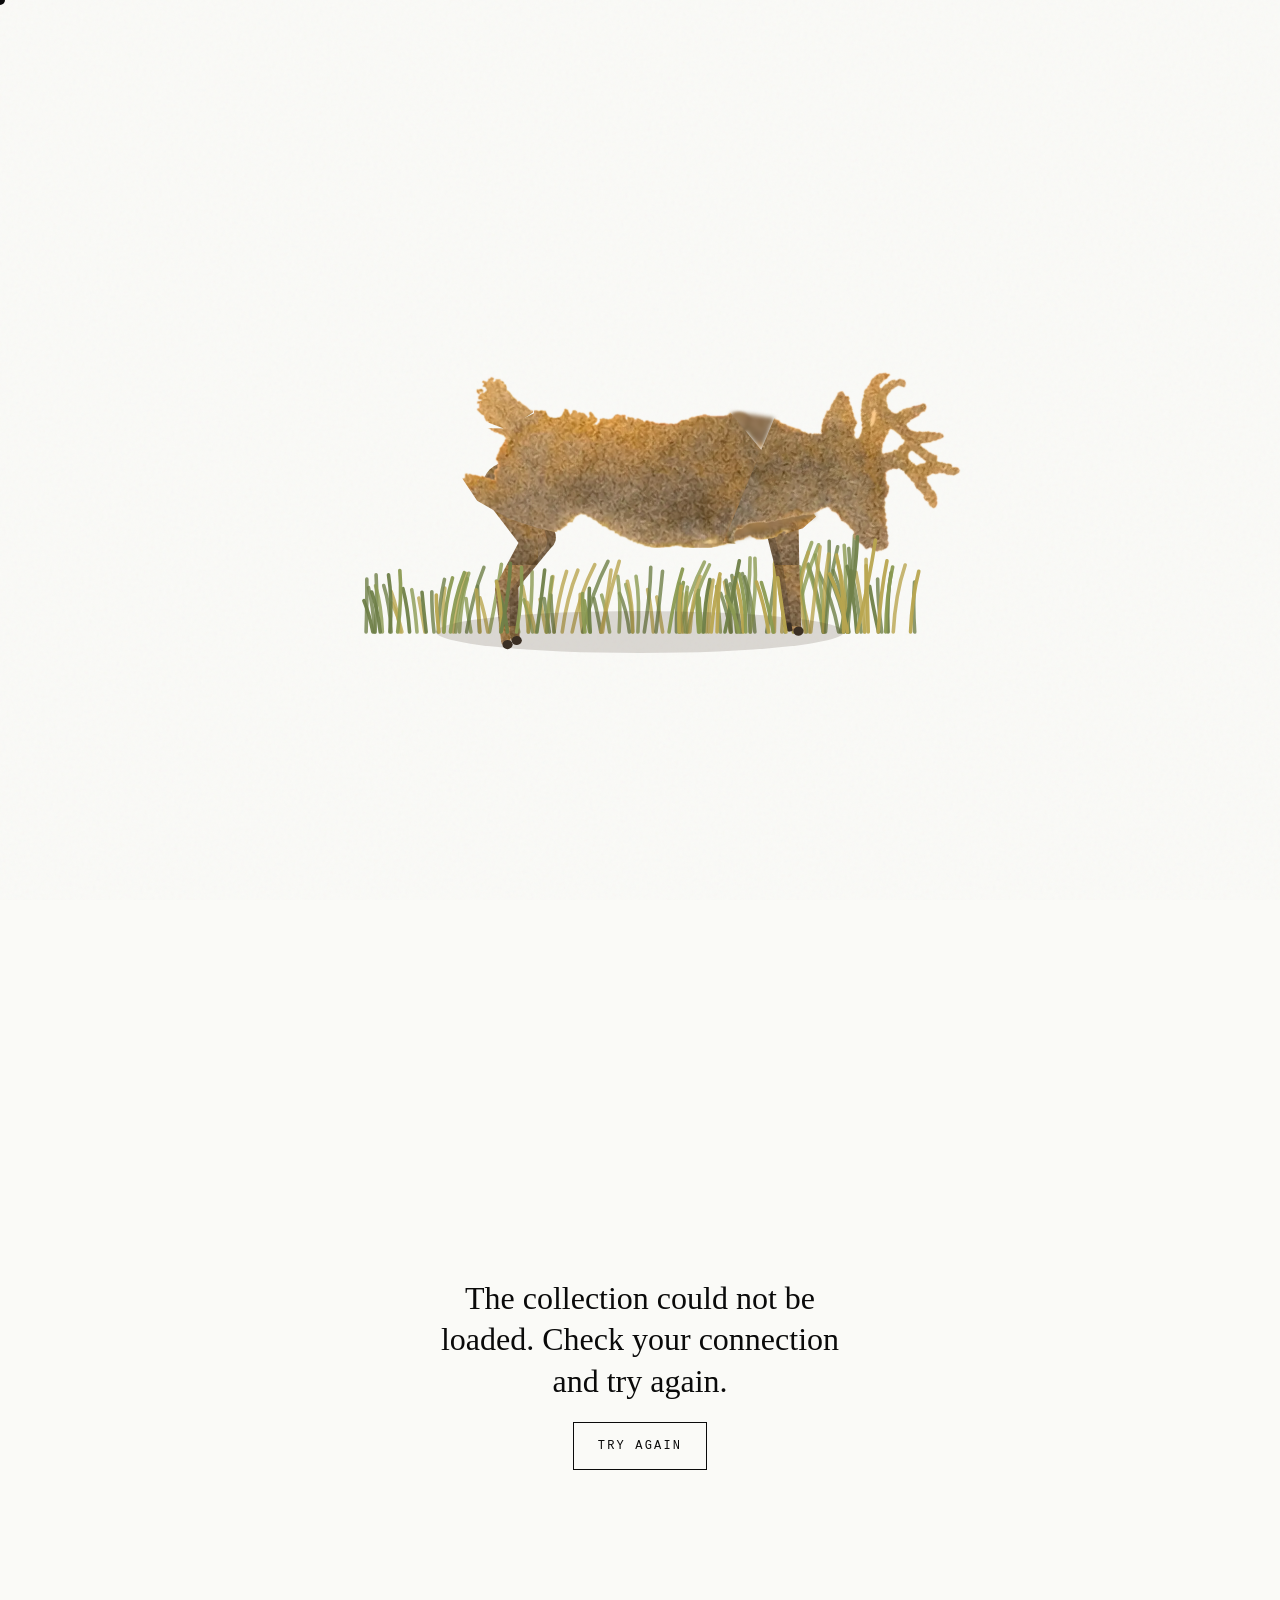
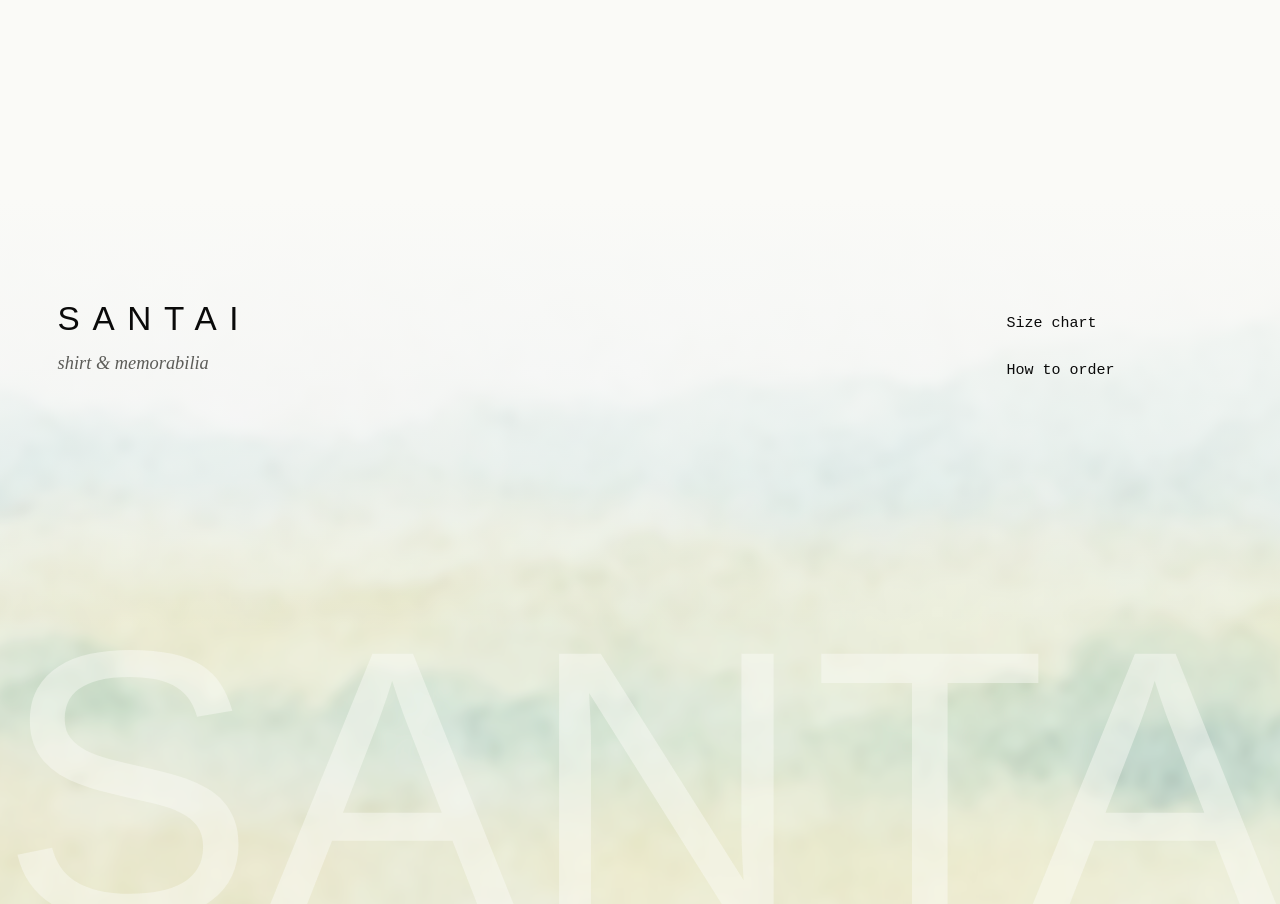
<file: index.html>
<!DOCTYPE html>
<html lang="en">
<head>
<meta charset="UTF-8"/>
<meta http-equiv="Content-Security-Policy" content="default-src 'none'; script-src 'self'; style-src 'self' https://fonts.googleapis.com; font-src https://fonts.gstatic.com; img-src 'self' data: blob: https://iddwjrusnkvblezkrqjz.supabase.co; media-src blob: https://iddwjrusnkvblezkrqjz.supabase.co; connect-src https://iddwjrusnkvblezkrqjz.supabase.co; base-uri 'none'; form-action 'none'; object-src 'none'"/>
<meta name="viewport" content="width=device-width, initial-scale=1.0"/>
<meta name="description" content="SANTAI shirts, one at a time. Choose a size and order by message."/>
<meta name="theme-color" content="#fafaf7"/>
<title>SANTAI</title>
  <link rel="icon" type="image/png" href="[data-uri]"/>
<link rel="preconnect" href="https://fonts.googleapis.com">
<link rel="preconnect" href="https://fonts.gstatic.com" crossorigin>
<link rel="preconnect" href="https://iddwjrusnkvblezkrqjz.supabase.co">
<link href="https://fonts.googleapis.com/css2?family=Bebas+Neue&family=Cormorant+Garamond:ital,wght@0,400;0,500;1,400&family=Courier+Prime:wght@400;700&display=swap" rel="stylesheet" media="print" data-async-css>
<noscript><link href="https://fonts.googleapis.com/css2?family=Bebas+Neue&family=Cormorant+Garamond:ital,wght@0,400;0,500;1,400&family=Courier+Prime:wght@400;700&display=swap" rel="stylesheet"></noscript>
<link rel="stylesheet" href="css/site.css">
</head>
<body id="top">
<a class="skip" href="#collection">Skip to the shirts</a>
<div id="cursor"></div>
<div class="scene-bg" id="sceneBg" aria-hidden="true"></div>
<div class="grain"></div>
<div id="hold-layer"></div>
<canvas id="deerCanvas" aria-hidden="true"></canvas>

<div id="loading">
  <div class="loading-logo">SANTAI</div>
  <div class="loading-bar-wrap"><div class="loading-bar" id="loading-bar"></div></div>
</div>

<header class="site-header">
  <nav class="hdr-side left" aria-label="Primary">
    <a class="hdr-link" href="#collection">Collection</a>
    <a class="hdr-link" href="sizechart.html">Size chart</a>
  </nav>
  <h1 class="wordmark">
    <img class="logo-img" id="logoImg" src="[data-uri]" width="150" height="32" alt="SANTAI">
    <span class="logo-text" id="logoText">SANTAI</span>
  </h1>
  <div class="hdr-side right">
    <a class="hdr-ig" data-ig href="https://instagram.com/santai.memorabilia" target="_blank" rel="noopener noreferrer" aria-label="SANTAI on Instagram">
      <svg aria-hidden="true" width="18" height="18" viewBox="0 0 24 24" fill="none" stroke="currentColor" stroke-width="1.6" stroke-linecap="round" stroke-linejoin="round"><rect x="2" y="2" width="20" height="20" rx="5" ry="5"/><circle cx="12" cy="12" r="4"/><circle cx="17.5" cy="6.5" r="0.8" fill="currentColor" stroke="none"/></svg>
    </a>
    <a class="hdr-link hdr-order" href="#how-to-order" data-how-to-order>Order</a>
  </div>
</header>

<main id="main">
  <section class="intro" id="intro" aria-label="SANTAI">
    <p class="sr-only">A deer grazes. Scroll to follow it to the shirts.</p>
  </section>

  <div class="stage-msg" id="stageMsg" role="status">
    <p id="stageMsgText"></p>
    <button id="stageRetry" type="button" hidden>Try again</button>
  </div>

  <div class="collection" id="collection" tabindex="-1"></div>
</main>

<footer class="site-foot" id="footer">
  <div class="foot-inner">
    <div class="foot-brand">
      <p class="foot-word">SANTAI</p>
      <p class="foot-sub">shirt &amp; memorabilia</p>
    </div>
    <nav class="foot-nav" aria-label="Footer">
      <ul class="foot-list" id="footShirts"></ul>
      <ul class="foot-list">
        <li><a href="sizechart.html">Size chart</a></li>
        <li><a href="#how-to-order" data-how-to-order>How to order</a></li>
      </ul>
    </nav>
  </div>
  <p class="foot-giant" aria-hidden="true">SANTAI</p>
</footer>

<div class="drawer" id="drawer" hidden>
  <div class="drawer-backdrop" id="drawerBackdrop"></div>
  <div class="drawer-panel" id="drawerPanel" role="dialog" aria-modal="true" aria-labelledby="drawerTitle">
    <button class="drawer-close" id="drawerClose" type="button" aria-label="Close details">Close</button>
    <div class="drawer-body" id="drawerBody"></div>
  </div>
</div>

<noscript><p class="noscript-msg">SANTAI needs JavaScript to show the collection.</p></noscript>

<script src="js/core.js"></script>
<script src="js/deer.js"></script>
<script src="js/site.js"></script>
<script src="js/scene.js"></script>
</body>
</html>
</file>
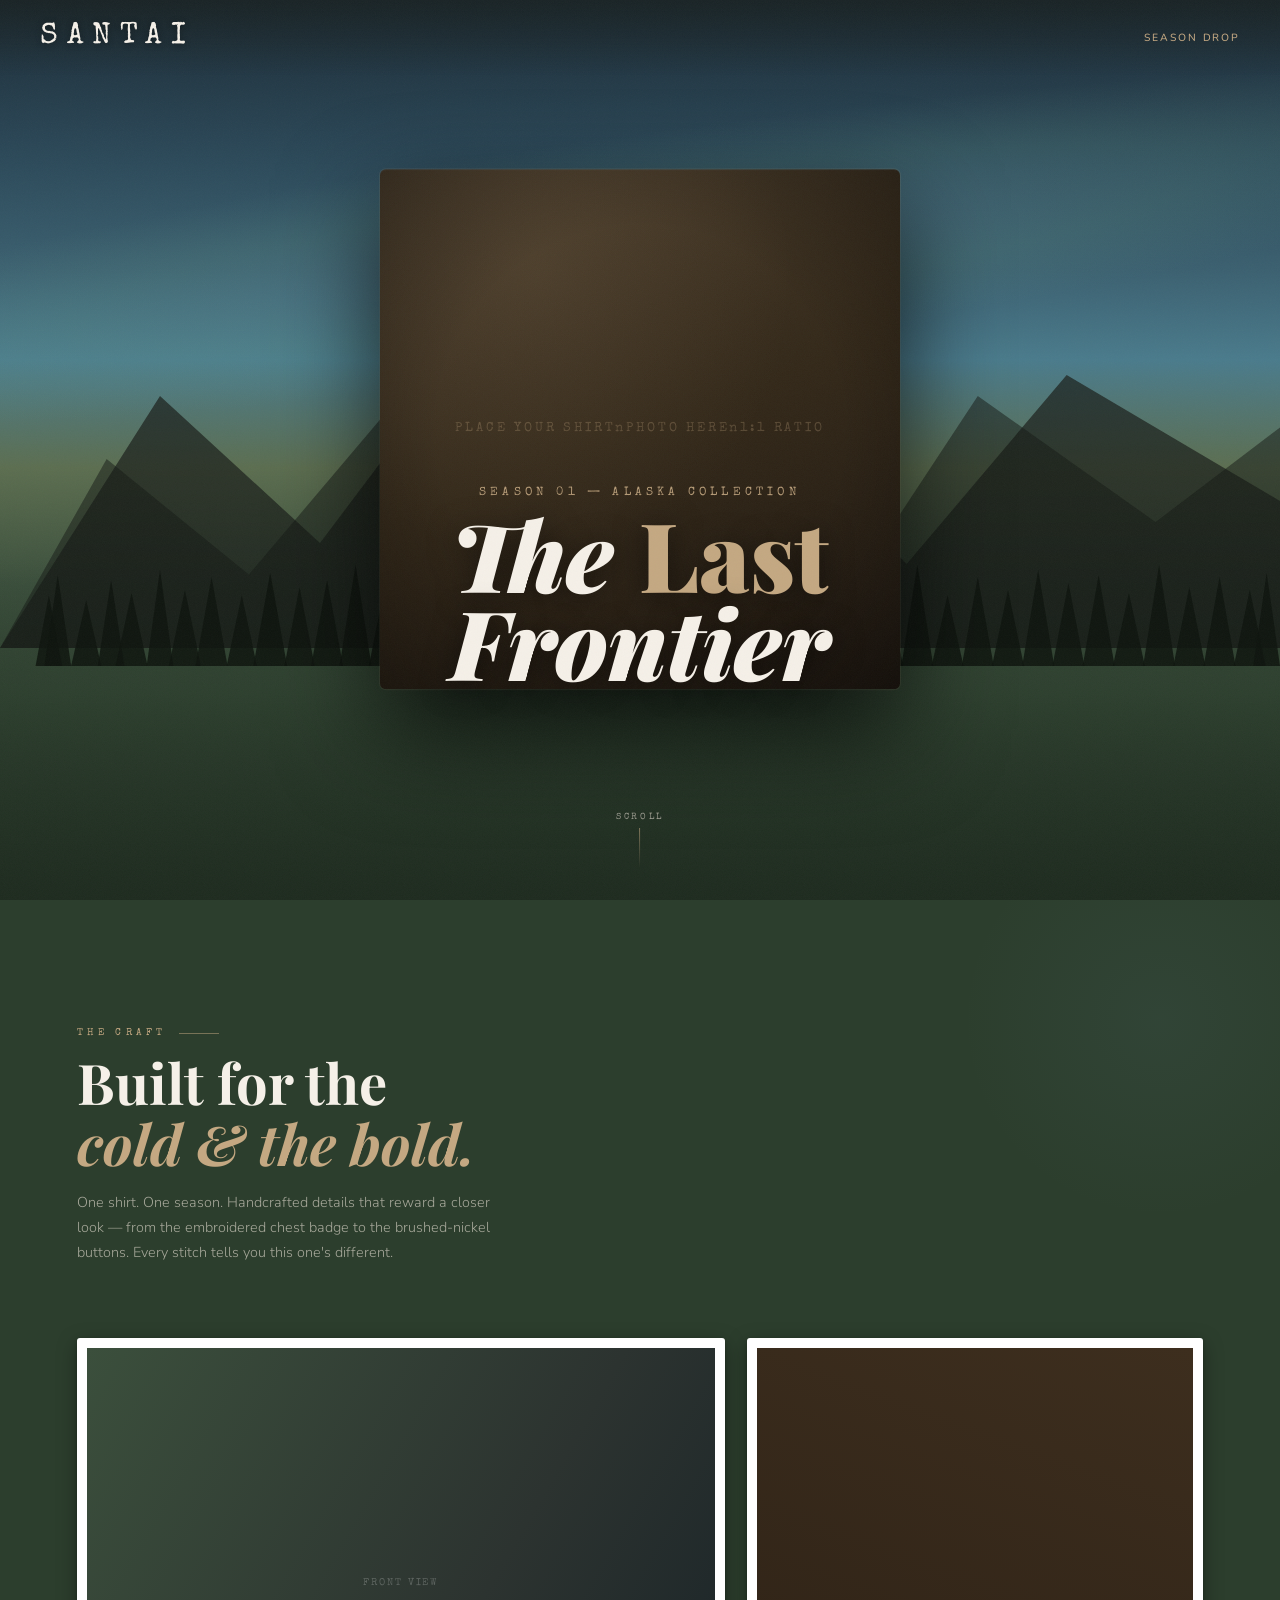
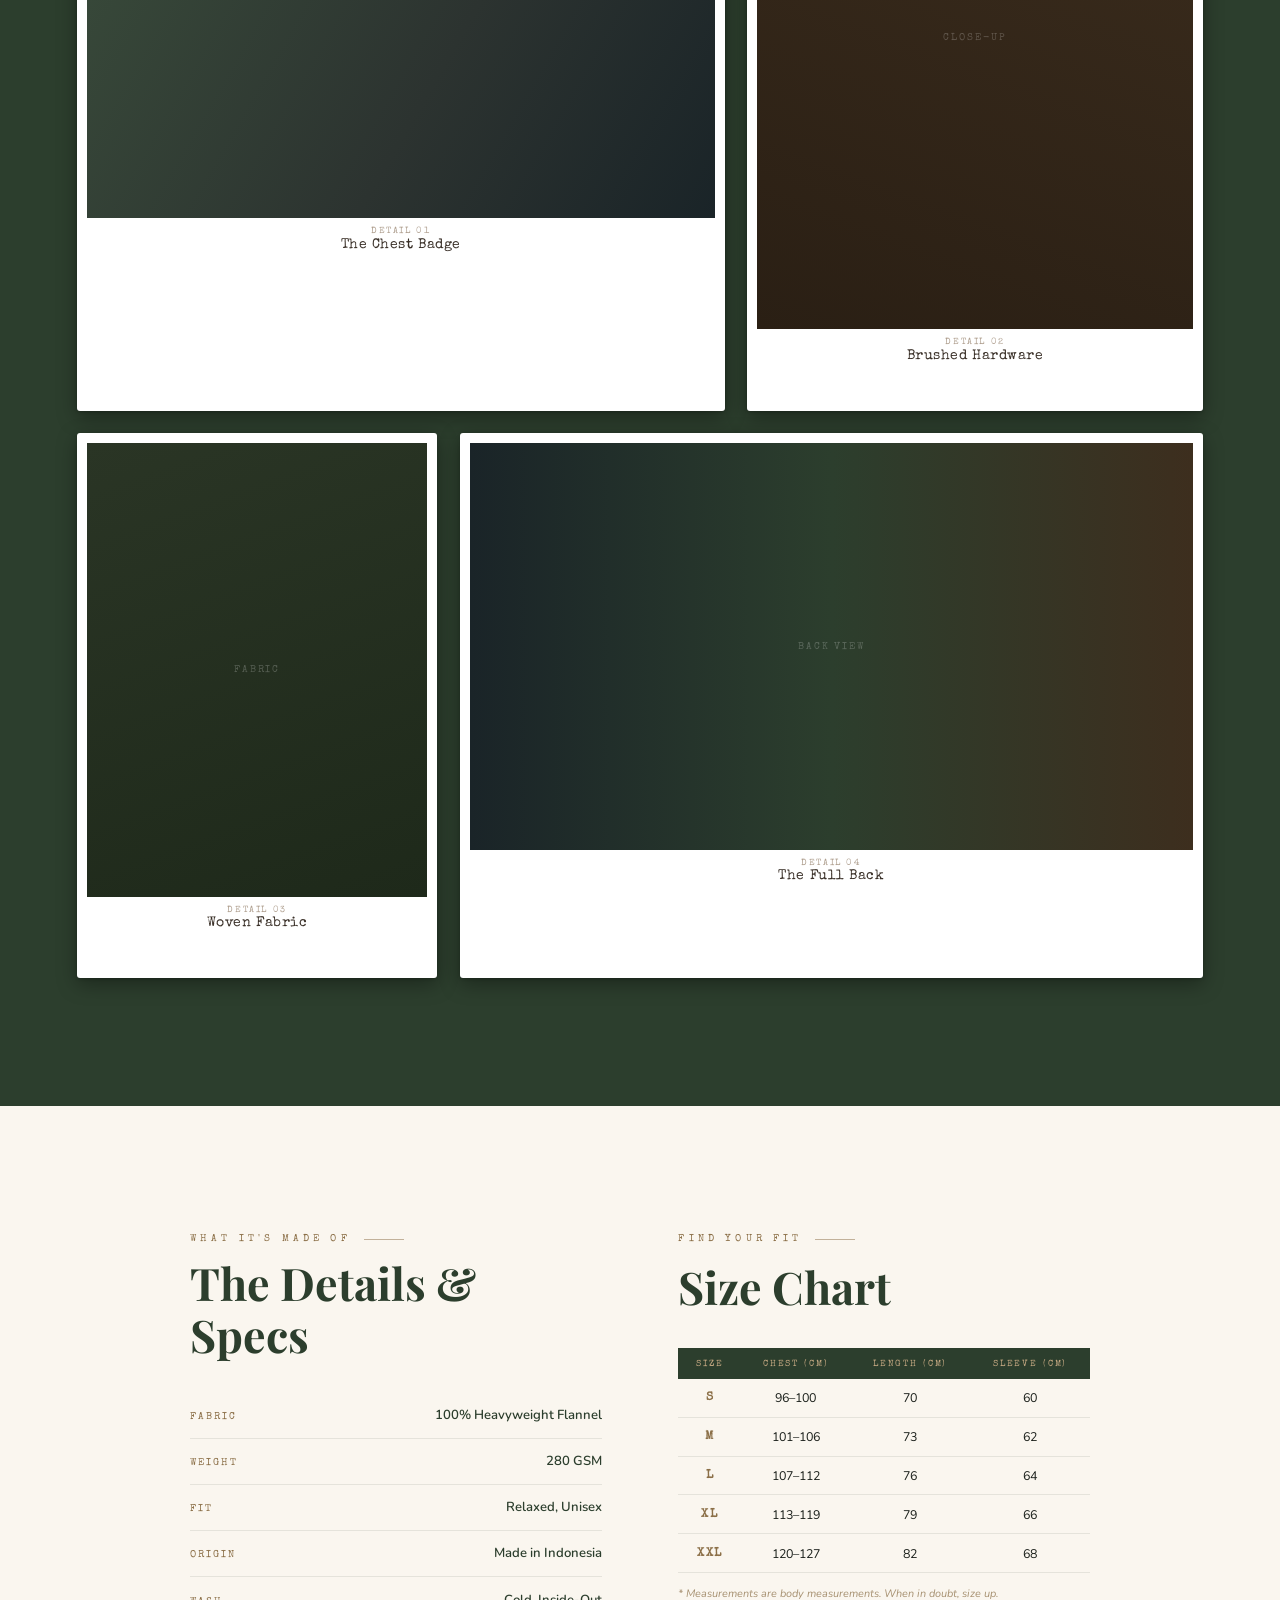
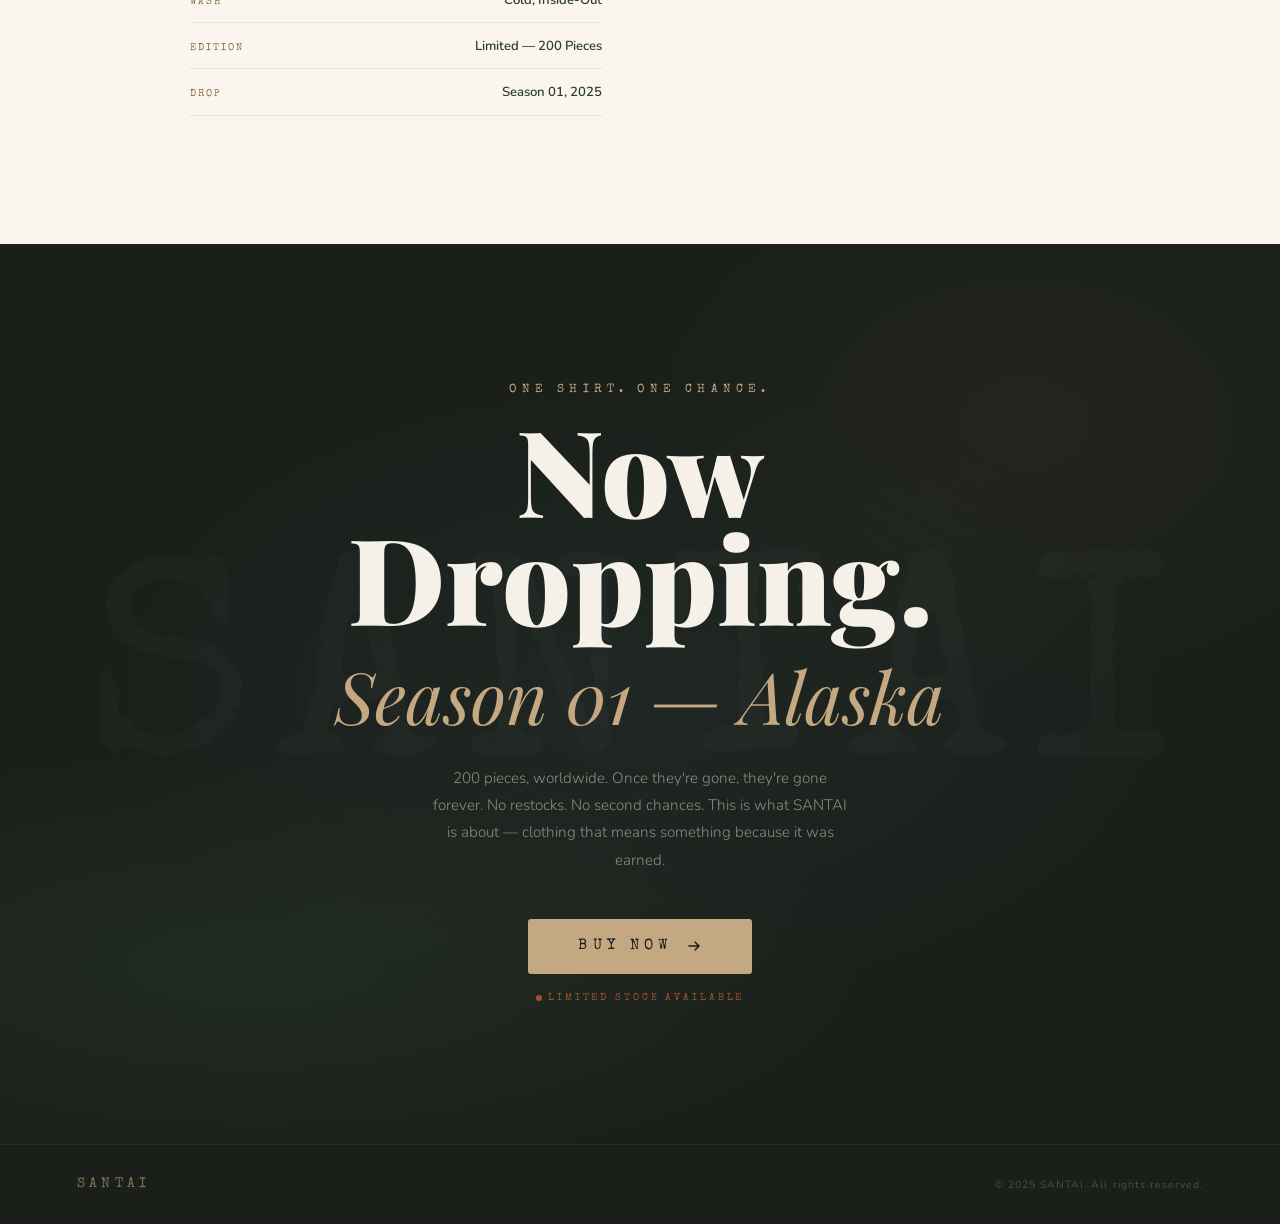
<file: santai.html>
<!DOCTYPE html>
<html lang="en">
<head>
  <meta charset="UTF-8" />
  <meta name="viewport" content="width=device-width, initial-scale=1.0" />
  <title>SANTAI — Season Drop</title>
  <link rel="preconnect" href="https://fonts.googleapis.com" />
  <link rel="preconnect" href="https://fonts.gstatic.com" crossorigin />
  <link href="https://fonts.googleapis.com/css2?family=Playfair+Display:ital,wght@0,400;0,700;0,900;1,400;1,700&family=Nunito:wght@300;400;500;600&family=Special+Elite&display=swap" rel="stylesheet" />
  <style>
    /* ─── TOKENS ──────────────────────────────────────────────── */
    :root {
      --spruce:    #2C3E2D;
      --pine:      #3B4F3C;
      --birch:     #C4A882;
      --bark:      #8B6F47;
      --fog:       #E8E0D4;
      --snow:      #F5F0E8;
      --glacier:   #6B8FA3;
      --rust:      #A0522D;
      --dusk:      #1A1F1A;
      --cream:     #FAF6EF;

      /* ── HERO BACKGROUND ─────────────────────────────────────────
         Change this single variable to swap the whole hero backdrop.
         Accepts any CSS background value:
           • A URL:     url('your-photo.jpg')
           • A color:   #2C3E2D
           • A gradient (see default below)
         ──────────────────────────────────────────────────────────── */
      --hero-bg: linear-gradient(180deg,
        #1B2A35 0%, #2C4A5A 18%, #3B6070 30%,
        #4A7B8C 40%, #5C6E50 52%, #3B4F3C 65%,
        #2C3E2D 80%, #1E2B1F 100%
      );

      --font-display: 'Playfair Display', Georgia, serif;
      --font-stamp:   'Special Elite', monospace;
      --font-body:    'Nunito', sans-serif;

      --ease-smooth: cubic-bezier(0.25, 0.46, 0.45, 0.94);
    }

    /* ─── RESET ───────────────────────────────────────────────── */
    *, *::before, *::after { box-sizing: border-box; margin: 0; padding: 0; }
    html { scroll-behavior: smooth; }
    body {
      background: var(--cream);
      color: var(--dusk);
      font-family: var(--font-body);
      font-weight: 400;
      overflow-x: hidden;
      cursor: default;
    }
    img { display: block; width: 100%; object-fit: cover; }

    /* ─── GRAIN OVERLAY ───────────────────────────────────────── */
    body::before {
      content: '';
      position: fixed;
      inset: 0;
      pointer-events: none;
      z-index: 9999;
      opacity: 0.035;
      background-image: url("data:image/svg+xml,%3Csvg viewBox='0 0 256 256' xmlns='http://www.w3.org/2000/svg'%3E%3Cfilter id='noise'%3E%3CfeTurbulence type='fractalNoise' baseFrequency='0.9' numOctaves='4' stitchTiles='stitch'/%3E%3C/filter%3E%3Crect width='100%25' height='100%25' filter='url(%23noise)'/%3E%3C/svg%3E");
      background-size: 200px 200px;
    }

    /* ─── NAV / LOGO ──────────────────────────────────────────── */
    nav {
      position: fixed;
      top: 0; left: 0; right: 0;
      z-index: 100;
      display: flex;
      justify-content: space-between;
      align-items: center;
      padding: 1.4rem 2.5rem;
      mix-blend-mode: normal;
    }
    nav::before {
      content: '';
      position: absolute;
      inset: 0;
      background: linear-gradient(to bottom, rgba(26,31,26,0.55) 0%, transparent 100%);
      pointer-events: none;
    }
    .logo {
      font-family: var(--font-stamp);
      font-size: clamp(1.4rem, 3vw, 1.9rem);
      letter-spacing: 0.28em;
      color: var(--snow);
      text-shadow: 0 1px 6px rgba(0,0,0,0.4);
      position: relative;
      z-index: 1;
    }
    .nav-tag {
      font-family: var(--font-body);
      font-size: 0.65rem;
      font-weight: 500;
      letter-spacing: 0.18em;
      text-transform: uppercase;
      color: var(--birch);
      position: relative;
      z-index: 1;
    }

    /* ─── HERO ────────────────────────────────────────────────── */
    #hero {
      position: relative;
      height: 100svh;
      min-height: 600px;
      display: flex;
      flex-direction: column;
      justify-content: flex-end;
      align-items: center;
      overflow: hidden;
    }
    .hero-media {
      position: absolute;
      inset: 0;
    }
    /* Painted Alaska landscape placeholder */
    .hero-placeholder {
      width: 100%; height: 100%;
      background: var(--hero-bg);
      background-size: cover;
      background-position: center;
      position: relative;
      overflow: hidden;
    }
    /* Aurora bands */
    .hero-placeholder::before {
      content: '';
      position: absolute;
      top: 5%; left: -20%;
      width: 140%; height: 45%;
      background: 
        radial-gradient(ellipse 80% 40% at 50% 50%,
          rgba(107,143,163,0.25) 0%,
          rgba(107,163,140,0.15) 40%,
          transparent 70%
        );
      transform: rotate(-8deg);
      animation: aurora 8s ease-in-out infinite alternate;
    }
    .hero-placeholder::after {
      content: '';
      position: absolute;
      bottom: 0; left: 0; right: 0;
      height: 38%;
      background: linear-gradient(180deg,
        transparent 0%,
        rgba(44,62,45,0.6) 40%,
        rgba(30,43,31,0.95) 100%
      );
    }
    /* Mountain silhouettes */
    .mountains {
      position: absolute;
      bottom: 28%; left: 0; right: 0;
      height: 35%;
      z-index: 1;
    }
    .mountains svg { width: 100%; height: 100%; }
    /* Treeline */
    .treeline {
      position: absolute;
      bottom: 26%; left: 0; right: 0;
      height: 18%;
      z-index: 2;
    }
    .treeline svg { width: 100%; height: 100%; }

    @keyframes aurora {
      0%   { opacity: 0.6; transform: rotate(-8deg) translateX(-3%); }
      100% { opacity: 1;   transform: rotate(-4deg) translateX(3%); }
    }

    /* Shirt placeholder in hero — square Instagram ratio, big */
    .shirt-hero {
      position: absolute;
      /* sit centered, leaving room for text at bottom */
      top: 50%;
      left: 50%;
      transform: translate(-50%, -54%);
      /* Square: as wide as possible while staying on screen */
      width: min(520px, 88vw);
      aspect-ratio: 1 / 1;
      z-index: 4;
    }
    .shirt-hero-inner {
      width: 100%;
      height: 100%;
      background:
        radial-gradient(ellipse at 30% 20%, rgba(196,168,130,0.1), transparent 50%),
        linear-gradient(160deg, #4a3c2a 0%, #332819 50%, #1e1710 100%);
      border-radius: 6px;
      position: relative;
      box-shadow:
        0 40px 100px rgba(0,0,0,0.75),
        0 0 0 1px rgba(196,168,130,0.12),
        inset 0 1px 0 rgba(255,255,255,0.06);
      overflow: hidden;
    }
    /* Subtle inner vignette so a real photo blends nicely */
    .shirt-hero-inner::before {
      content: '';
      position: absolute;
      inset: 0;
      background: radial-gradient(ellipse at center, transparent 55%, rgba(0,0,0,0.35) 100%);
      z-index: 1;
      pointer-events: none;
    }
    .shirt-hero-inner::after {
      content: 'PLACE YOUR SHIRT\nPHOTO HERE\n1:1 RATIO';
      white-space: pre;
      position: absolute;
      top: 50%; left: 50%;
      transform: translate(-50%, -50%);
      font-family: var(--font-stamp);
      font-size: clamp(0.6rem, 1.5vw, 0.8rem);
      letter-spacing: 0.22em;
      color: rgba(196,168,130,0.28);
      text-align: center;
      line-height: 2.2;
      z-index: 2;
    }

    .hero-content {
      position: relative;
      z-index: 5;
      text-align: center;
      padding: 0 1.5rem 5rem;
      width: 100%;
    }
    .hero-season {
      font-family: var(--font-stamp);
      font-size: clamp(0.6rem, 1.5vw, 0.75rem);
      letter-spacing: 0.35em;
      text-transform: uppercase;
      color: var(--birch);
      margin-bottom: 0.6rem;
      opacity: 0.9;
    }
    .hero-title {
      font-family: var(--font-display);
      font-size: clamp(2.8rem, 8vw, 6rem);
      font-weight: 900;
      font-style: italic;
      line-height: 0.92;
      color: var(--snow);
      text-shadow: 0 4px 30px rgba(0,0,0,0.5);
      margin-bottom: 0.4rem;
    }
    .hero-title span {
      color: var(--birch);
      font-style: normal;
    }

    /* Scroll indicator */
    .scroll-cue {
      position: absolute;
      bottom: 2rem; left: 50%;
      transform: translateX(-50%);
      z-index: 6;
      display: flex;
      flex-direction: column;
      align-items: center;
      gap: 0.4rem;
      opacity: 0.6;
      animation: nudge 2.5s ease-in-out infinite;
    }
    .scroll-cue span {
      font-family: var(--font-stamp);
      font-size: 0.55rem;
      letter-spacing: 0.3em;
      text-transform: uppercase;
      color: var(--fog);
    }
    .scroll-cue-line {
      width: 1px;
      height: 40px;
      background: linear-gradient(to bottom, var(--birch), transparent);
    }
    @keyframes nudge {
      0%, 100% { transform: translateX(-50%) translateY(0); }
      50%       { transform: translateX(-50%) translateY(7px); }
    }

    /* ─── SECTION BASE ────────────────────────────────────────── */
    section {
      padding: clamp(4rem, 10vw, 8rem) clamp(1.2rem, 6vw, 5rem);
    }

    /* ─── FADE-IN SCROLL ANIMATIONS ──────────────────────────── */
    .reveal {
      opacity: 0;
      transform: translateY(36px);
      transition: opacity 0.85s var(--ease-smooth), transform 0.85s var(--ease-smooth);
    }
    .reveal.visible {
      opacity: 1;
      transform: translateY(0);
    }
    .reveal-delay-1 { transition-delay: 0.12s; }
    .reveal-delay-2 { transition-delay: 0.24s; }
    .reveal-delay-3 { transition-delay: 0.36s; }
    .reveal-delay-4 { transition-delay: 0.48s; }

    /* ─── SECTION LABEL ───────────────────────────────────────── */
    .section-label {
      font-family: var(--font-stamp);
      font-size: 0.65rem;
      letter-spacing: 0.4em;
      text-transform: uppercase;
      color: var(--bark);
      margin-bottom: 0.8rem;
      display: flex;
      align-items: center;
      gap: 0.8rem;
    }
    .section-label::after {
      content: '';
      flex: 0 0 40px;
      height: 1px;
      background: var(--bark);
      opacity: 0.5;
    }

    /* ─── SECTION 2: DETAILS PREVIEW ─────────────────────────── */
    #details {
      background: var(--spruce);
      position: relative;
      overflow: hidden;
    }
    #details::before {
      content: '';
      position: absolute;
      top: -80px; right: -80px;
      width: 400px; height: 400px;
      background: radial-gradient(circle, rgba(107,143,163,0.08) 0%, transparent 70%);
      pointer-events: none;
    }
    .details-header {
      max-width: 560px;
      margin-bottom: clamp(2.5rem, 6vw, 4.5rem);
    }
    .details-header .section-label { color: var(--birch); }
    .details-header .section-label::after { background: var(--birch); }
    .details-title {
      font-family: var(--font-display);
      font-size: clamp(2rem, 5.5vw, 3.5rem);
      font-weight: 700;
      line-height: 1.1;
      color: var(--snow);
    }
    .details-title em {
      color: var(--birch);
      font-style: italic;
    }
    .details-sub {
      margin-top: 1rem;
      font-size: 0.9rem;
      line-height: 1.75;
      color: rgba(232,224,212,0.65);
      max-width: 440px;
      font-weight: 300;
    }

    /* Mosaic grid */
    .details-grid {
      display: grid;
      grid-template-columns: repeat(12, 1fr);
      grid-template-rows: auto;
      gap: clamp(0.8rem, 2vw, 1.4rem);
    }
    /* Polaroid card */
    .detail-card {
      background: #ffffff;
      border-radius: 3px;
      overflow: visible;
      position: relative;
      padding: 10px 10px 48px 10px; /* thick bottom = polaroid caption strip */
      box-shadow:
        0 6px 20px rgba(0,0,0,0.35),
        0 1px 3px rgba(0,0,0,0.2);
      transition: transform 0.4s var(--ease-smooth), box-shadow 0.4s;
    }
    /* Slight random tilt per card for an authentic scattered-on-table feel */
    .dc-1 { transform: rotate(-1.2deg); }
    .dc-2 { transform: rotate(1.8deg); }
    .dc-3 { transform: rotate(-2.1deg); }
    .dc-4 { transform: rotate(0.9deg); }
    .detail-card:hover {
      transform: rotate(0deg) translateY(-8px) scale(1.02) !important;
      box-shadow:
        0 20px 50px rgba(0,0,0,0.45),
        0 4px 10px rgba(0,0,0,0.2);
      z-index: 10;
    }
    .card-img {
      width: 100%;
      position: relative;
      overflow: hidden;
    }
    /* Placeholder gradient inside the photo area */
    .dc-1 .card-img { background: linear-gradient(120deg, #3B4F3C 0%, #2C3330 60%, #1A2428 100%); }
    .dc-2 .card-img { background: linear-gradient(200deg, #3d2e1e 0%, #2a1f14 100%); }
    .dc-3 .card-img { background: linear-gradient(160deg, #2a3525 0%, #1e291a 100%); }
    .dc-4 .card-img { background: linear-gradient(90deg, #1A2428 0%, #2C3E2D 50%, #3d2e1e 100%); }
    .card-img::after {
      content: attr(data-label);
      position: absolute;
      inset: 0;
      display: flex;
      align-items: center;
      justify-content: center;
      font-family: var(--font-stamp);
      font-size: 0.6rem;
      letter-spacing: 0.2em;
      color: rgba(255,255,255,0.22);
      text-transform: uppercase;
    }
    /* Polaroid caption strip */
    .card-label {
      padding: 0.55rem 0.2rem 0;
      text-align: center;
    }
    .card-label p {
      font-family: var(--font-stamp);
      font-size: 0.55rem;
      letter-spacing: 0.18em;
      text-transform: uppercase;
      color: #b0a090;
      margin-bottom: 0.1rem;
    }
    .card-label h3 {
      font-family: var(--font-stamp);
      font-size: clamp(0.72rem, 1.2vw, 0.85rem);
      font-weight: 400;
      color: #3a3028;
      letter-spacing: 0.04em;
    }

    /* Grid column positions & photo aspect ratios */
    .dc-1 { grid-column: 1 / 8;  }
    .dc-2 { grid-column: 8 / 13; }
    .dc-3 { grid-column: 1 / 5;  }
    .dc-4 { grid-column: 5 / 13; }

    .dc-1 .card-img { aspect-ratio: 4/3; }
    .dc-2 .card-img { aspect-ratio: 3/4; }
    .dc-3 .card-img { aspect-ratio: 3/4; }
    .dc-4 .card-img { aspect-ratio: 16/9; }

    /* ─── SECTION 3: SPECS ────────────────────────────────────── */
    #specs {
      background: var(--cream);
    }
    .specs-inner {
      display: grid;
      grid-template-columns: 1fr 1fr;
      gap: clamp(2rem, 6vw, 6rem);
      align-items: start;
      max-width: 900px;
      margin: 0 auto;
    }
    .specs-title {
      font-family: var(--font-display);
      font-size: clamp(1.8rem, 4vw, 2.8rem);
      font-weight: 700;
      line-height: 1.15;
      color: var(--spruce);
      margin-bottom: 2rem;
    }
    .specs-list {
      list-style: none;
      display: flex;
      flex-direction: column;
      gap: 0;
    }
    .specs-list li {
      display: flex;
      justify-content: space-between;
      align-items: baseline;
      padding: 0.85rem 0;
      border-bottom: 1px solid rgba(44,62,45,0.1);
      gap: 1rem;
    }
    .spec-key {
      font-family: var(--font-stamp);
      font-size: 0.65rem;
      letter-spacing: 0.2em;
      text-transform: uppercase;
      color: var(--bark);
    }
    .spec-val {
      font-size: 0.82rem;
      font-weight: 600;
      color: var(--spruce);
      text-align: right;
    }

    /* Sizing chart */
    .sizing-title {
      font-family: var(--font-display);
      font-size: clamp(1.8rem, 4vw, 2.8rem);
      font-weight: 700;
      color: var(--spruce);
      margin-bottom: 2rem;
    }
    .size-table {
      width: 100%;
      border-collapse: collapse;
      font-size: 0.78rem;
    }
    .size-table thead tr {
      background: var(--spruce);
    }
    .size-table thead th {
      font-family: var(--font-stamp);
      font-size: 0.58rem;
      letter-spacing: 0.2em;
      text-transform: uppercase;
      color: var(--birch);
      padding: 0.65rem 0.75rem;
      text-align: center;
      font-weight: 400;
    }
    .size-table tbody tr {
      border-bottom: 1px solid rgba(44,62,45,0.1);
      transition: background 0.2s;
    }
    .size-table tbody tr:hover {
      background: rgba(44,62,45,0.05);
    }
    .size-table tbody td {
      padding: 0.65rem 0.75rem;
      text-align: center;
      color: var(--dusk);
      font-weight: 400;
    }
    .size-table tbody td:first-child {
      font-family: var(--font-stamp);
      font-weight: 600;
      color: var(--bark);
      letter-spacing: 0.1em;
    }
    .size-note {
      margin-top: 0.8rem;
      font-size: 0.68rem;
      color: var(--bark);
      font-style: italic;
      opacity: 0.75;
    }

    /* ─── SECTION 4: THE DROP (CTA) ───────────────────────────── */
    #drop {
      background: var(--dusk);
      min-height: 100svh;
      display: flex;
      flex-direction: column;
      justify-content: center;
      align-items: center;
      text-align: center;
      position: relative;
      overflow: hidden;
      padding: 6rem clamp(1.2rem, 6vw, 5rem);
    }
    /* Background texture */
    #drop::before {
      content: '';
      position: absolute;
      inset: 0;
      background:
        radial-gradient(ellipse 60% 50% at 50% 50%,
          rgba(107,143,163,0.07) 0%, transparent 70%),
        radial-gradient(ellipse 80% 40% at 20% 80%,
          rgba(44,62,45,0.4) 0%, transparent 60%),
        radial-gradient(ellipse 50% 50% at 80% 20%,
          rgba(139,111,71,0.08) 0%, transparent 60%);
    }
    /* Large background text */
    #drop::after {
      content: 'SANTAI';
      position: absolute;
      top: 50%; left: 50%;
      transform: translate(-50%, -50%);
      font-family: var(--font-stamp);
      font-size: clamp(6rem, 25vw, 18rem);
      letter-spacing: 0.08em;
      color: rgba(255,255,255,0.018);
      pointer-events: none;
      white-space: nowrap;
    }
    .drop-eyebrow {
      font-family: var(--font-stamp);
      font-size: clamp(0.6rem, 1.5vw, 0.72rem);
      letter-spacing: 0.45em;
      text-transform: uppercase;
      color: var(--birch);
      margin-bottom: 1.2rem;
      position: relative;
      z-index: 1;
    }
    .drop-title {
      font-family: var(--font-display);
      font-size: clamp(3rem, 10vw, 7.5rem);
      font-weight: 900;
      line-height: 0.9;
      color: var(--snow);
      margin-bottom: 1.2rem;
      position: relative;
      z-index: 1;
    }
    .drop-title em {
      display: block;
      color: var(--birch);
      font-style: italic;
      font-size: 0.6em;
      font-weight: 400;
      line-height: 1.4;
      margin-top: 0.2em;
    }
    .drop-body {
      max-width: 420px;
      font-size: clamp(0.82rem, 2vw, 0.95rem);
      font-weight: 300;
      line-height: 1.8;
      color: rgba(232,224,212,0.55);
      margin-bottom: 2.8rem;
      position: relative;
      z-index: 1;
    }

    /* BUY NOW button */
    .cta-wrap {
      position: relative;
      z-index: 1;
      display: flex;
      flex-direction: column;
      align-items: center;
      gap: 1.2rem;
    }
    .btn-buy {
      display: inline-flex;
      align-items: center;
      gap: 0.75rem;
      padding: 1.1rem 3rem;
      background: var(--birch);
      color: var(--dusk);
      font-family: var(--font-stamp);
      font-size: clamp(0.8rem, 2vw, 0.95rem);
      letter-spacing: 0.35em;
      text-transform: uppercase;
      text-decoration: none;
      border: 2px solid var(--birch);
      border-radius: 3px;
      cursor: pointer;
      position: relative;
      overflow: hidden;
      transition:
        transform 0.3s var(--ease-smooth),
        background 0.3s,
        color 0.3s,
        box-shadow 0.3s;
    }
    .btn-buy::before {
      content: '';
      position: absolute;
      inset: 0;
      background: var(--dusk);
      transform: scaleX(0);
      transform-origin: left;
      transition: transform 0.4s var(--ease-smooth);
      z-index: 0;
    }
    .btn-buy:hover::before { transform: scaleX(1); }
    .btn-buy:hover {
      color: var(--birch);
      transform: scale(1.05) translateY(-2px);
      box-shadow:
        0 0 30px rgba(196,168,130,0.35),
        0 12px 30px rgba(0,0,0,0.4);
    }
    .btn-buy span { position: relative; z-index: 1; }
    .btn-arrow {
      position: relative;
      z-index: 1;
      transition: transform 0.3s var(--ease-smooth);
    }
    .btn-buy:hover .btn-arrow { transform: translateX(4px); }

    .drop-stock {
      font-family: var(--font-stamp);
      font-size: 0.6rem;
      letter-spacing: 0.3em;
      text-transform: uppercase;
      color: var(--rust);
      display: flex;
      align-items: center;
      gap: 0.4rem;
    }
    .stock-dot {
      width: 6px; height: 6px;
      border-radius: 50%;
      background: var(--rust);
      animation: pulse-dot 1.8s ease-in-out infinite;
    }
    @keyframes pulse-dot {
      0%, 100% { opacity: 1; transform: scale(1); }
      50%       { opacity: 0.5; transform: scale(0.7); }
    }

    /* ─── FOOTER ──────────────────────────────────────────────── */
    footer {
      background: var(--dusk);
      border-top: 1px solid rgba(196,168,130,0.1);
      padding: 2rem clamp(1.2rem, 6vw, 5rem);
      display: flex;
      justify-content: space-between;
      align-items: center;
      flex-wrap: wrap;
      gap: 1rem;
    }
    .footer-logo {
      font-family: var(--font-stamp);
      font-size: 0.9rem;
      letter-spacing: 0.3em;
      color: var(--birch);
      opacity: 0.6;
    }
    .footer-copy {
      font-size: 0.65rem;
      letter-spacing: 0.1em;
      color: rgba(232,224,212,0.25);
    }

    /* ─── MOBILE ──────────────────────────────────────────────── */
    @media (max-width: 700px) {
      .dc-1 { grid-column: 1 / 13; transform: rotate(-1deg); }
      .dc-2 { grid-column: 1 / 13; transform: rotate(1.5deg); }
      .dc-3 { grid-column: 1 / 7;  transform: rotate(-2deg); }
      .dc-4 { grid-column: 7 / 13; transform: rotate(0.8deg); }
      .dc-3 .card-img, .dc-4 .card-img { aspect-ratio: 1/1; }

      .specs-inner {
        grid-template-columns: 1fr;
        gap: 3rem;
      }
    }
  </style>
</head>
<body>

  <!-- ─── NAV ─────────────────────────────────────────────── -->
  <nav>
    <div class="logo">SANTAI</div>
    <div class="nav-tag">Season Drop</div>
  </nav>

  <!-- ─── SECTION 1: HERO ───────────────────────────────────── -->
  <section id="hero">
    <div class="hero-media">
      <div class="hero-placeholder">
        <!-- Mountain silhouettes -->
        <div class="mountains">
          <svg viewBox="0 0 1440 300" preserveAspectRatio="none" xmlns="http://www.w3.org/2000/svg">
            <polygon points="0,300 180,60 360,200 520,20 700,180 860,80 1020,220 1200,40 1440,160 1440,300" fill="rgba(26,31,26,0.7)"/>
            <polygon points="0,300 120,120 280,230 440,70 600,210 780,100 960,240 1100,60 1300,180 1440,90 1440,300" fill="rgba(20,25,20,0.5)"/>
          </svg>
        </div>
        <!-- Treeline -->
        <div class="treeline">
          <svg viewBox="0 0 1440 160" preserveAspectRatio="none" xmlns="http://www.w3.org/2000/svg">
            <g fill="rgba(15,20,15,0.85)">
              <!-- Repeated tree shapes -->
              <polygon points="40,160 55,90 70,160"/>
              <polygon points="50,160 65,70 80,160"/>
              <polygon points="80,160 97,95 114,160"/>
              <polygon points="110,160 125,75 140,160"/>
              <polygon points="130,160 148,88 166,160"/>
              <polygon points="165,160 180,65 195,160"/>
              <polygon points="190,160 208,85 226,160"/>
              <polygon points="220,160 238,72 256,160"/>
              <polygon points="255,160 272,90 289,160"/>
              <polygon points="285,160 304,68 323,160"/>
              <polygon points="320,160 337,82 354,160"/>
              <polygon points="350,160 368,75 386,160"/>
              <polygon points="382,160 400,60 418,160"/>
              <polygon points="415,160 432,85 449,160"/>
              <polygon points="445,160 463,70 481,160"/>
              <polygon points="478,160 496,88 514,160"/>
              <polygon points="510,160 528,65 546,160"/>
              <polygon points="544,160 562,80 580,160"/>
              <polygon points="578,160 596,72 614,160"/>
              <polygon points="612,160 630,86 648,160"/>
              <polygon points="645,160 663,68 681,160"/>
              <polygon points="680,160 698,82 716,160"/>
              <polygon points="712,160 730,60 748,160"/>
              <polygon points="745,160 764,88 783,160"/>
              <polygon points="778,160 797,75 816,160"/>
              <polygon points="812,160 830,65 848,160"/>
              <polygon points="845,160 863,80 881,160"/>
              <polygon points="878,160 896,70 914,160"/>
              <polygon points="912,160 930,85 948,160"/>
              <polygon points="946,160 964,68 982,160"/>
              <polygon points="980,160 998,82 1016,160"/>
              <polygon points="1014,160 1032,60 1050,160"/>
              <polygon points="1048,160 1066,90 1084,160"/>
              <polygon points="1082,160 1100,72 1118,160"/>
              <polygon points="1116,160 1134,85 1152,160"/>
              <polygon points="1150,160 1168,65 1186,160"/>
              <polygon points="1184,160 1202,78 1220,160"/>
              <polygon points="1218,160 1236,70 1254,160"/>
              <polygon points="1252,160 1270,88 1288,160"/>
              <polygon points="1286,160 1304,60 1322,160"/>
              <polygon points="1320,160 1338,82 1356,160"/>
              <polygon points="1354,160 1372,72 1390,160"/>
              <polygon points="1388,160 1406,85 1424,160"/>
              <polygon points="1410,160 1425,68 1440,160"/>
            </g>
          </svg>
        </div>
      </div>
    </div>

    <!-- Shirt placeholder -->
    <div class="shirt-hero">
      <div class="shirt-hero-inner"></div>
    </div>

    <!-- Text content at bottom -->
    <div class="hero-content">
      <p class="hero-season">Season 01 — Alaska Collection</p>
      <h1 class="hero-title">The <span>Last</span><br/>Frontier</h1>
    </div>

    <!-- Scroll cue -->
    <div class="scroll-cue">
      <span>Scroll</span>
      <div class="scroll-cue-line"></div>
    </div>
  </section>

  <!-- ─── SECTION 2: DETAIL PREVIEW ────────────────────────── -->
  <section id="details">
    <div class="details-header reveal">
      <p class="section-label">The Craft</p>
      <h2 class="details-title">Built for the<br/><em>cold & the bold.</em></h2>
      <p class="details-sub">One shirt. One season. Handcrafted details that reward a closer look — from the embroidered chest badge to the brushed-nickel buttons. Every stitch tells you this one's different.</p>
    </div>

    <div class="details-grid">
      <div class="detail-card dc-1 reveal reveal-delay-1">
        <div class="card-img" data-label="Front View" style="aspect-ratio:4/3;"></div>
        <div class="card-label">
          <p>Detail 01</p>
          <h3>The Chest Badge</h3>
        </div>
      </div>

      <div class="detail-card dc-2 reveal reveal-delay-2">
        <div class="card-img" data-label="Close-up" style="aspect-ratio:3/4;"></div>
        <div class="card-label">
          <p>Detail 02</p>
          <h3>Brushed Hardware</h3>
        </div>
      </div>

      <div class="detail-card dc-3 reveal reveal-delay-3">
        <div class="card-img" data-label="Fabric" style="aspect-ratio:3/4;"></div>
        <div class="card-label">
          <p>Detail 03</p>
          <h3>Woven Fabric</h3>
        </div>
      </div>

      <div class="detail-card dc-4 reveal reveal-delay-4">
        <div class="card-img" data-label="Back View" style="aspect-ratio:16/9;"></div>
        <div class="card-label">
          <p>Detail 04</p>
          <h3>The Full Back</h3>
        </div>
      </div>
    </div>
  </section>

  <!-- ─── SECTION 3: SPECS ──────────────────────────────────── -->
  <section id="specs">
    <div class="specs-inner">
      <div>
        <div class="reveal">
          <p class="section-label">What It's Made Of</p>
          <h2 class="specs-title">The Details &amp; Specs</h2>
        </div>
        <ul class="specs-list">
          <li class="reveal reveal-delay-1">
            <span class="spec-key">Fabric</span>
            <span class="spec-val">100% Heavyweight Flannel</span>
          </li>
          <li class="reveal reveal-delay-2">
            <span class="spec-key">Weight</span>
            <span class="spec-val">280 GSM</span>
          </li>
          <li class="reveal reveal-delay-3">
            <span class="spec-key">Fit</span>
            <span class="spec-val">Relaxed, Unisex</span>
          </li>
          <li class="reveal reveal-delay-4">
            <span class="spec-key">Origin</span>
            <span class="spec-val">Made in Indonesia</span>
          </li>
          <li class="reveal reveal-delay-1">
            <span class="spec-key">Wash</span>
            <span class="spec-val">Cold, Inside-Out</span>
          </li>
          <li class="reveal reveal-delay-2">
            <span class="spec-key">Edition</span>
            <span class="spec-val">Limited — 200 Pieces</span>
          </li>
          <li class="reveal reveal-delay-3">
            <span class="spec-key">Drop</span>
            <span class="spec-val">Season 01, 2025</span>
          </li>
        </ul>
      </div>

      <div>
        <div class="reveal">
          <p class="section-label">Find Your Fit</p>
          <h2 class="sizing-title">Size Chart</h2>
        </div>
        <div class="reveal reveal-delay-1">
          <table class="size-table">
            <thead>
              <tr>
                <th>Size</th>
                <th>Chest (cm)</th>
                <th>Length (cm)</th>
                <th>Sleeve (cm)</th>
              </tr>
            </thead>
            <tbody>
              <tr><td>S</td><td>96–100</td><td>70</td><td>60</td></tr>
              <tr><td>M</td><td>101–106</td><td>73</td><td>62</td></tr>
              <tr><td>L</td><td>107–112</td><td>76</td><td>64</td></tr>
              <tr><td>XL</td><td>113–119</td><td>79</td><td>66</td></tr>
              <tr><td>XXL</td><td>120–127</td><td>82</td><td>68</td></tr>
            </tbody>
          </table>
          <p class="size-note">* Measurements are body measurements. When in doubt, size up.</p>
        </div>
      </div>
    </div>
  </section>

  <!-- ─── SECTION 4: THE DROP ───────────────────────────────── -->
  <section id="drop">
    <p class="drop-eyebrow reveal">One Shirt. One Chance.</p>
    <h2 class="drop-title reveal reveal-delay-1">
      Now<br/>Dropping.
      <em>Season 01 — Alaska</em>
    </h2>
    <p class="drop-body reveal reveal-delay-2">
      200 pieces, worldwide. Once they're gone, they're gone forever. No restocks. No second chances. This is what SANTAI is about — clothing that means something because it was earned.
    </p>
    <div class="cta-wrap reveal reveal-delay-3">
      <a href="#" class="btn-buy">
        <span>Buy Now</span>
        <svg class="btn-arrow" width="16" height="16" viewBox="0 0 16 16" fill="none" xmlns="http://www.w3.org/2000/svg">
          <path d="M3 8h10M9 4l4 4-4 4" stroke="currentColor" stroke-width="1.5" stroke-linecap="round" stroke-linejoin="round"/>
        </svg>
      </a>
      <div class="drop-stock">
        <span class="stock-dot"></span>
        <span>Limited Stock Available</span>
      </div>
    </div>
  </section>

  <!-- ─── FOOTER ─────────────────────────────────────────────── -->
  <footer>
    <div class="footer-logo">SANTAI</div>
    <div class="footer-copy">© 2025 SANTAI. All rights reserved.</div>
  </footer>

  <!-- ─── SCROLL REVEAL JS ─────────────────────────────────────── -->
  <script>
    const reveals = document.querySelectorAll('.reveal');
    const observer = new IntersectionObserver((entries) => {
      entries.forEach(entry => {
        if (entry.isIntersecting) {
          entry.target.classList.add('visible');
        }
      });
    }, { threshold: 0.12, rootMargin: '0px 0px -40px 0px' });

    reveals.forEach(el => observer.observe(el));
  </script>

</body>
</html>
</file>
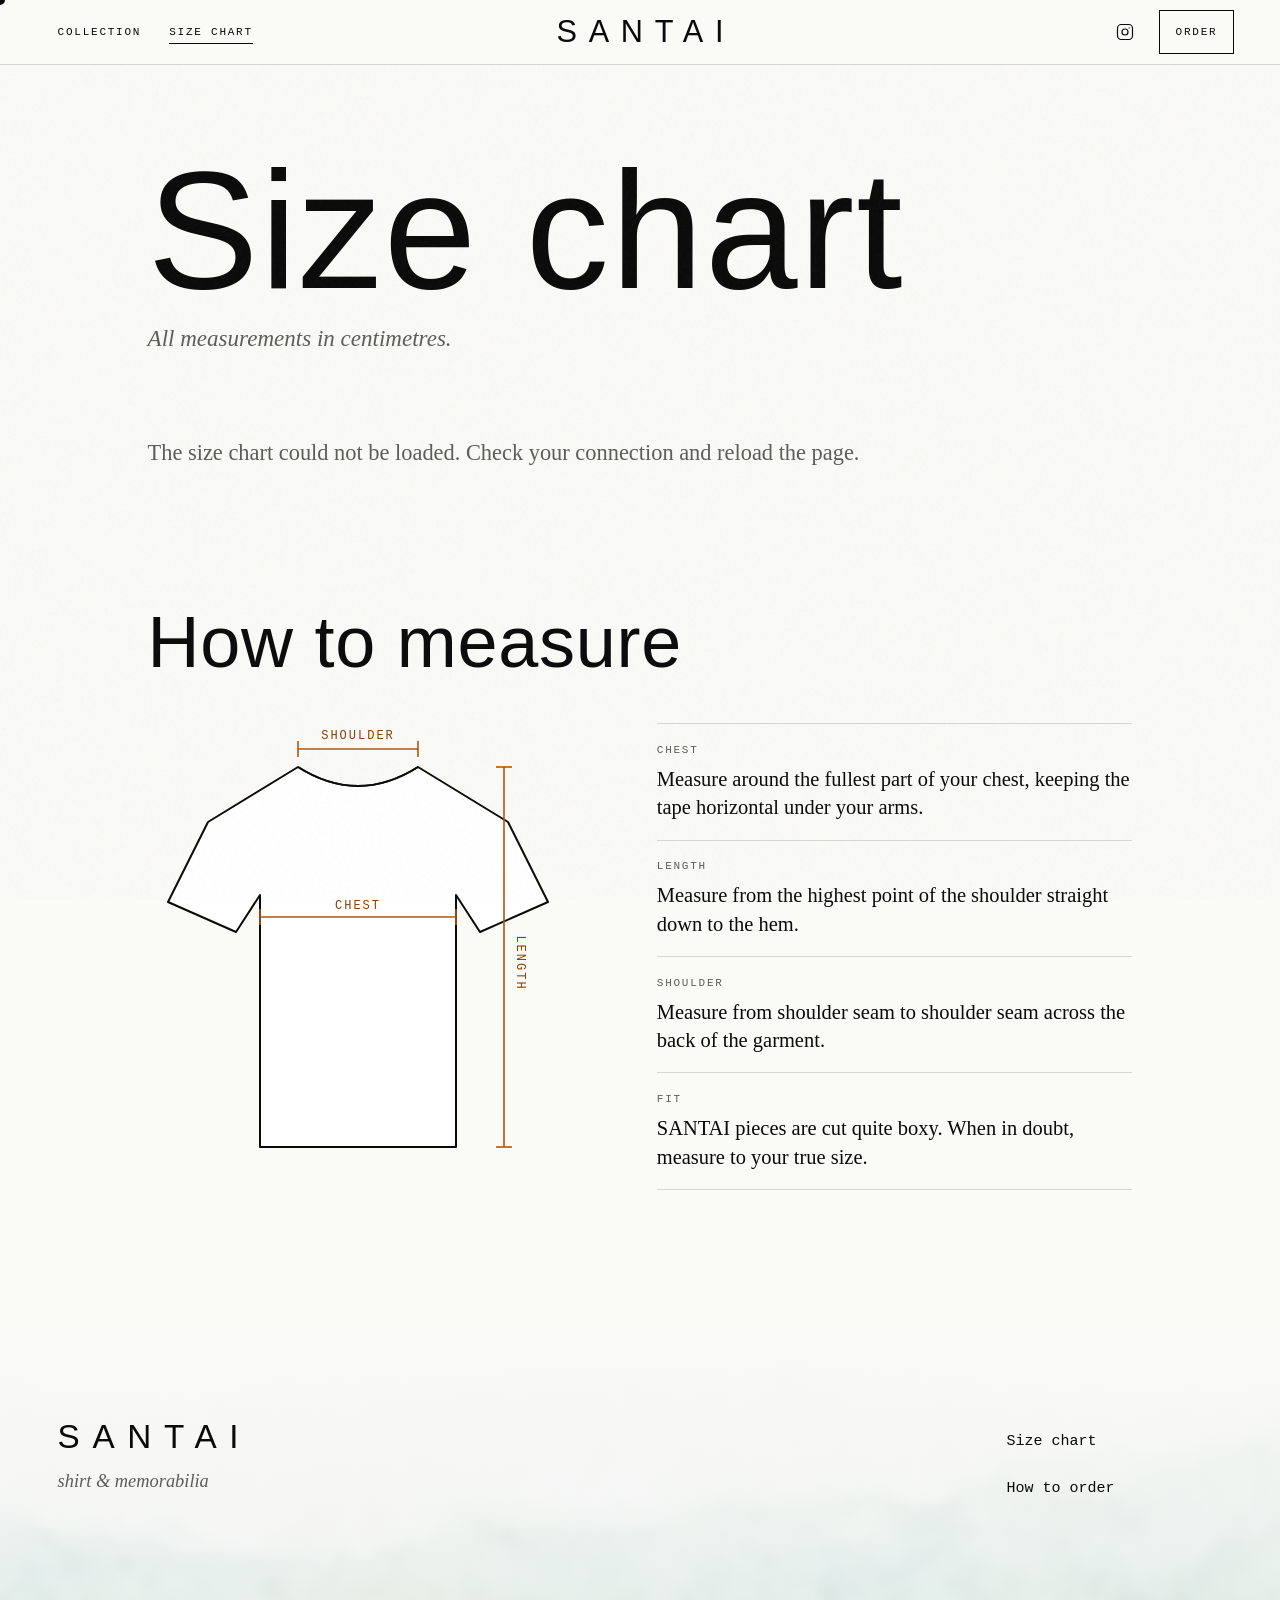
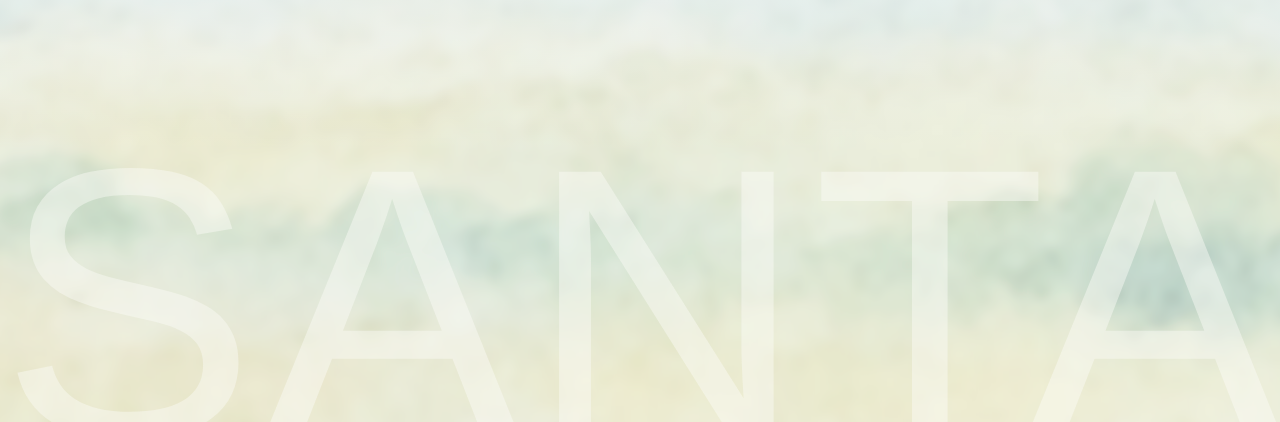
<file: sizechart.html>
<!DOCTYPE html>
<html lang="en">
<head>
<meta charset="UTF-8"/>
<meta http-equiv="Content-Security-Policy" content="default-src 'none'; script-src 'self'; style-src 'self' https://fonts.googleapis.com; font-src https://fonts.gstatic.com; img-src 'self' data: blob: https://iddwjrusnkvblezkrqjz.supabase.co; media-src blob: https://iddwjrusnkvblezkrqjz.supabase.co; connect-src https://iddwjrusnkvblezkrqjz.supabase.co; base-uri 'none'; form-action 'none'; object-src 'none'"/>
<meta name="viewport" content="width=device-width, initial-scale=1.0"/>
<meta name="description" content="SANTAI size chart: chest, length and shoulder for every size, in centimetres."/>
<meta name="theme-color" content="#fafaf7"/>
<title>SANTAI Size Chart</title>
  <link rel="icon" type="image/png" href="[data-uri]"/>
<link rel="preconnect" href="https://fonts.googleapis.com">
<link rel="preconnect" href="https://fonts.gstatic.com" crossorigin>
<link rel="preconnect" href="https://iddwjrusnkvblezkrqjz.supabase.co">
<link href="https://fonts.googleapis.com/css2?family=Bebas+Neue&family=Cormorant+Garamond:ital,wght@0,400;0,500;1,400&family=Courier+Prime:wght@400;700&display=swap" rel="stylesheet" media="print" data-async-css>
<noscript><link href="https://fonts.googleapis.com/css2?family=Bebas+Neue&family=Cormorant+Garamond:ital,wght@0,400;0,500;1,400&family=Courier+Prime:wght@400;700&display=swap" rel="stylesheet"></noscript>
<link rel="stylesheet" href="css/site.css">
</head>
<body id="top" class="size-page">
<a class="skip" href="#main">Skip to the size chart</a>
<div id="cursor"></div>
<div class="grain"></div>

<header class="site-header">
  <nav class="hdr-side left" aria-label="Primary">
    <a class="hdr-link" href="index.html#collection">Collection</a>
    <a class="hdr-link" href="sizechart.html" aria-current="page">Size chart</a>
  </nav>
  <a class="wordmark" href="index.html" aria-label="SANTAI, back to the shirts">
    <img class="logo-img" id="logoImg" src="[data-uri]" width="150" height="32" alt="SANTAI">
    <span class="logo-text" id="logoText">SANTAI</span>
  </a>
  <div class="hdr-side right">
    <a class="hdr-ig" data-ig href="https://instagram.com/santai.memorabilia" target="_blank" rel="noopener noreferrer" aria-label="SANTAI on Instagram">
      <svg aria-hidden="true" width="18" height="18" viewBox="0 0 24 24" fill="none" stroke="currentColor" stroke-width="1.6" stroke-linecap="round" stroke-linejoin="round"><rect x="2" y="2" width="20" height="20" rx="5" ry="5"/><circle cx="12" cy="12" r="4"/><circle cx="17.5" cy="6.5" r="0.8" fill="currentColor" stroke="none"/></svg>
    </a>
    <a class="hdr-link hdr-order" href="index.html#how-to-order">Order</a>
  </div>
</header>

<main id="main" class="sz-main">
  <section class="sz-hero">
    <h1 class="sz-title">Size chart</h1>
    <p class="sz-lede">All measurements in centimetres.</p>
  </section>

  <section class="sz-table-wrap" aria-labelledby="szTableTitle">
    <h2 class="sr-only" id="szTableTitle">Measurements by size</h2>
    <div id="szContainer" class="sz-container" aria-live="polite"><p class="sz-empty">Loading the size chart.</p></div>
  </section>

  <section class="sz-guide" aria-labelledby="szGuideTitle">
    <h2 class="sz-guide-title" id="szGuideTitle">How to measure</h2>
    <div class="sz-guide-grid">
      <figure class="sz-figure">
        <svg viewBox="0 0 420 460" role="img" aria-label="A shirt laid flat, showing where chest, length and shoulder are measured">
          <path class="sz-shirt" d="M150 40 L60 95 L20 175 L88 205 L112 168 L112 420 L308 420 L308 168 L332 205 L400 175 L360 95 L270 40 Q210 78 150 40 Z"/>
          <path class="sz-collar" d="M150 40 Q210 78 270 40"/>
          <g class="sz-measure"><line x1="112" y1="190" x2="308" y2="190"/><line x1="112" y1="182" x2="112" y2="198"/><line x1="308" y1="182" x2="308" y2="198"/><text x="210" y="182">CHEST</text></g>
          <g class="sz-measure"><line x1="356" y1="40" x2="356" y2="420"/><line x1="348" y1="40" x2="364" y2="40"/><line x1="348" y1="420" x2="364" y2="420"/><text x="372" y="236" class="vert">LENGTH</text></g>
          <g class="sz-measure"><line x1="150" y1="22" x2="270" y2="22"/><line x1="150" y1="14" x2="150" y2="30"/><line x1="270" y1="14" x2="270" y2="30"/><text x="210" y="12">SHOULDER</text></g>
        </svg>
      </figure>
      <dl class="sz-steps">
        <div><dt>Chest</dt><dd>Measure around the fullest part of your chest, keeping the tape horizontal under your arms.</dd></div>
        <div><dt>Length</dt><dd>Measure from the highest point of the shoulder straight down to the hem.</dd></div>
        <div><dt>Shoulder</dt><dd>Measure from shoulder seam to shoulder seam across the back of the garment.</dd></div>
        <div><dt>Fit</dt><dd>SANTAI pieces are cut quite boxy. When in doubt, measure to your true size.</dd></div>
      </dl>
    </div>
  </section>
</main>

<footer class="site-foot" id="footer">
  <div class="foot-inner">
    <div class="foot-brand">
      <p class="foot-word">SANTAI</p>
      <p class="foot-sub">shirt &amp; memorabilia</p>
    </div>
    <nav class="foot-nav" aria-label="Footer">
      <ul class="foot-list" id="footShirts"></ul>
      <ul class="foot-list">
        <li><a href="sizechart.html">Size chart</a></li>
        <li><a href="index.html#how-to-order">How to order</a></li>
      </ul>
    </nav>
  </div>
  <p class="foot-giant" aria-hidden="true">SANTAI</p>
</footer>

<script src="js/core.js"></script>
<script src="js/sizechart.js"></script>
</body>
</html>
</file>
<file: css/site.css>
/* SANTAI storefront. Direction lives in DESIGN.md. */

*,*::before,*::after{box-sizing:border-box;margin:0;padding:0}

:root{
  --paper:#fafaf7;
  --plate:#e8e4d9;
  --ink:#0a0a0a;
  --ink-2:#34342f;
  --mute:#5c5c58;
  --line:rgba(10,10,10,.14);
  --band:#0d0d0c;
  --band-mute:#b8b8b0;
  --band-line:rgba(250,250,247,.2);
  --ok:#0a0a0a;
  --low:#b4530a;
  --out:#b3261e;

  --f-display:'Bebas Neue','Arial Narrow',Impact,sans-serif;
  --f-serif:'Cormorant Garamond',Georgia,'Times New Roman',serif;
  --f-mono:'Courier Prime','Courier New',monospace;

  --ease:cubic-bezier(.16,1,.3,1);
  --ease-io:cubic-bezier(.76,0,.24,1);

  --gutter:clamp(1.25rem,4.5vw,4.5rem);
  --hdr:64px;
}
@media(max-width:700px){:root{--hdr:56px}}

html{background:var(--paper);color:var(--ink);scroll-behavior:smooth;scroll-padding-top:calc(var(--hdr) + 1rem);-webkit-text-size-adjust:100%}
body{min-height:100vh;font-family:var(--f-mono);font-size:1rem;line-height:1.5;overflow-x:hidden;cursor:none}
@media(pointer:coarse){body{cursor:auto}}
img{display:block;max-width:100%}
button,input,select,textarea{font:inherit;color:inherit}
a{color:inherit}
h1,h2,h3{font-weight:normal}

a,button,select,label[for],summary,[role="button"],.size label{cursor:pointer}
button:disabled{cursor:not-allowed}

[hidden]{display:none!important}
.sr-only{position:absolute;width:1px;height:1px;margin:-1px;padding:0;overflow:hidden;clip:rect(0,0,0,0);white-space:nowrap;border:0}

:focus-visible{outline:2px solid var(--ink)!important;outline-offset:3px}
.band :focus-visible,#hold-layer :focus-visible{outline-color:var(--paper)!important}

.skip{position:fixed;left:var(--gutter);top:-4rem;z-index:500;background:var(--ink);color:var(--paper);padding:.75rem 1rem;font-size:.75rem;letter-spacing:.14em;text-transform:uppercase;text-decoration:none;transition:top .2s}
.skip:focus{top:.75rem}

/* ── cursor (desktop only) ── */
#cursor{position:fixed;top:0;left:0;z-index:9999;width:10px;height:10px;background:var(--ink);border-radius:50%;pointer-events:none;transform:translate(-50%,-50%);transition:width .25s var(--ease),height .25s var(--ease),background .25s,border .2s,opacity .15s;mix-blend-mode:normal}
#cursor.ring{width:92px;height:92px;background:var(--ink);border:0;display:flex;align-items:center;justify-content:center}
#cursor.ring::after{content:'Details';font-family:var(--f-mono);font-size:.6875rem;letter-spacing:.18em;text-transform:uppercase;color:var(--paper);padding-left:.18em}
#cursor.ring.press{width:84px;height:84px}
#cursor.press{width:6px;height:6px}
#cursor.over{opacity:0}
#cursor.on-dark{background:var(--paper)}
#cursor.on-dark.ring{background:transparent;border-color:var(--paper)}
@media(pointer:coarse){#cursor{display:none}}

.grain{position:fixed;inset:0;z-index:2;pointer-events:none;opacity:.035;background-image:url("data:image/svg+xml,%3Csvg viewBox='0 0 256 256' xmlns='http://www.w3.org/2000/svg'%3E%3Cfilter id='n'%3E%3CfeTurbulence type='fractalNoise' baseFrequency='.9' numOctaves='4' stitchTiles='stitch'/%3E%3C/filter%3E%3Crect width='100%25' height='100%25' filter='url(%23n)'/%3E%3C/svg%3E")}

/* hold: the page falls away and the shirt sits on its own colour */
#hold-layer{position:fixed;inset:0;z-index:50;opacity:0;pointer-events:none;background-size:cover;background-position:center;transition:opacity .45s var(--ease)}
.holding #hold-layer{opacity:1}
.holding .site-header{opacity:0;pointer-events:none}
.holding #deerCanvas{opacity:0}

/* ── loading ── */
#loading{position:fixed;inset:0;z-index:2000;background:var(--paper);display:flex;flex-direction:column;align-items:center;justify-content:center;gap:1rem;transition:opacity .6s}
#loading.fade{opacity:0;pointer-events:none}
.loading-logo{font-family:var(--f-display);font-size:2rem;letter-spacing:.4em;padding-left:.4em}
.loading-bar-wrap{width:120px;height:1px;background:var(--line)}
.loading-bar{height:1px;background:var(--ink);width:0;transition:width .4s ease}

/* ── header ── */
.site-header{position:fixed;top:0;left:0;right:0;z-index:100;height:var(--hdr);display:grid;grid-template-columns:1fr auto 1fr;align-items:center;padding-inline:calc(var(--gutter) - .75rem);transition:background .3s,box-shadow .3s,opacity .3s}
.site-header.is-scrolled{background:var(--paper);box-shadow:0 1px 0 var(--line)}
.hdr-side{display:flex;align-items:center;gap:.25rem}
.hdr-side.right{justify-content:flex-end}
.hdr-link{display:inline-flex;align-items:center;min-height:44px;padding:0 .75rem;font-size:.6875rem;letter-spacing:.16em;text-transform:uppercase;text-decoration:none;color:var(--ink);position:relative}
.hdr-link::after{content:'';position:absolute;left:.75rem;right:.75rem;bottom:10px;height:1px;background:currentColor;transform:scaleX(0);transform-origin:left;transition:transform .4s var(--ease)}
.hdr-link:hover::after{transform:scaleX(1)}
.hdr-order{border:1px solid var(--ink);padding:0 1rem;min-height:44px;margin-left:.5rem;transition:background .25s,color .25s}
.hdr-order::after{display:none}
.hdr-order:hover{background:var(--ink);color:var(--paper)}
.hdr-ig{display:inline-flex;align-items:center;justify-content:center;width:44px;height:44px;color:var(--ink)}
.hdr-ig svg{display:block}
.wordmark{font-family:var(--f-display);font-size:clamp(1.5rem,2.4vw,2.1rem);letter-spacing:.38em;padding-left:.38em;line-height:1;font-weight:normal;display:flex;align-items:center}
.wordmark img{max-height:32px;max-width:150px;object-fit:contain}
.wordmark .logo-text{display:block}
.logo-img{display:none}
.logo-img.show{display:block}
@media(max-width:820px){
  .site-header{grid-template-columns:auto 1fr;padding-inline:calc(var(--gutter) - .5rem)}
  .wordmark{order:-1;justify-content:flex-start;padding-left:.5rem}
  .hdr-side.left{display:none}
}

/* ── piece (one shirt) ── */
.collection{position:relative}
.piece{min-height:100svh;padding:calc(var(--hdr) + 1rem) var(--gutter) 2rem;display:flex;align-items:center;justify-content:center;position:relative}
.piece-plate{width:100%;display:flex;justify-content:center}
.plate{position:relative;width:min(100%,calc((100svh - var(--hdr) - 3rem) * var(--ar, .75)),1150px);aspect-ratio:var(--ar, .75);touch-action:pan-y;user-select:none;-webkit-user-select:none;-webkit-touch-callout:none;cursor:pointer}
.plate-img{position:absolute;inset:0;width:100%;height:100%;object-fit:contain;pointer-events:none;will-change:transform}
.plate-back{opacity:0}
.plate-svg{position:absolute;inset:0;width:100%;height:100%;pointer-events:none}
.plate-no{position:absolute;left:1rem;top:1rem;font-size:.6875rem;letter-spacing:.16em;text-transform:uppercase;color:var(--ink-2);pointer-events:none}
.plate-deg{position:absolute;right:1rem;top:1rem;font-size:.6875rem;letter-spacing:.16em;color:var(--ink-2);opacity:0;transition:opacity .25s;pointer-events:none}
.plate.is-dragging .plate-deg{opacity:1}
.plate-hint{position:absolute;left:0;right:0;bottom:1rem;text-align:center;font-size:.6875rem;letter-spacing:.2em;text-transform:uppercase;color:var(--ink-2);pointer-events:none;transition:opacity .5s}
.plate.is-touched .plate-hint{opacity:0}
.plate-flip{position:absolute;right:.5rem;bottom:.5rem;min-width:44px;height:44px;padding:0 .9rem;background:var(--paper);border:1px solid var(--ink);font-size:.6875rem;letter-spacing:.16em;text-transform:uppercase;transition:background .2s,color .2s}
.plate-flip:hover{background:var(--ink);color:var(--paper)}
.plate.is-held{z-index:60}
.plate.is-held .plate-no,.plate.is-held .plate-hint,.plate.is-held .plate-deg{color:var(--paper)}
.plate.is-held .plate-flip{opacity:0}

@media(max-width:899px){
  .piece{padding:calc(var(--hdr) + .5rem) .75rem 1.5rem}
  .plate{width:min(100%,calc((100svh - var(--hdr) - 4rem) * var(--ar, .75)))}
}

/* info column */
.row-label{display:flex;align-items:center;justify-content:space-between;gap:1rem;font-size:.6875rem;letter-spacing:.16em;text-transform:uppercase;color:var(--mute);padding-bottom:1rem;border-bottom:1px solid var(--line)}
.status{display:inline-flex;align-items:center;gap:.5rem;color:var(--ink)}
.status i{width:7px;height:7px;border-radius:50%;background:var(--ok);flex-shrink:0}
.status.low i{background:var(--low)}
.status.out i{background:var(--out)}
.status.ok i{animation:pulse 2.4s ease-in-out infinite}
@keyframes pulse{0%,100%{opacity:1}50%{opacity:.35}}

.name{font-family:var(--f-display);font-size:clamp(3.4rem,8.4vw,9rem);line-height:.88;letter-spacing:.01em;margin-top:clamp(1.25rem,3vw,2.25rem);text-wrap:balance;overflow-wrap:anywhere}
.name .w{display:inline-block;overflow:hidden;vertical-align:top;padding-bottom:.06em;margin-bottom:-.06em}
.name .w>span{display:inline-block}
.sub{margin-top:1rem;font-size:.75rem;letter-spacing:.16em;text-transform:uppercase;color:var(--mute)}
.price{margin-top:clamp(1.25rem,2.4vw,2rem);font-family:var(--f-display);font-size:clamp(1.9rem,3vw,2.6rem);letter-spacing:.06em;line-height:1}
.price.ask{font-family:var(--f-mono);font-size:.75rem;letter-spacing:.16em;text-transform:uppercase;color:var(--mute)}
.story{margin-top:clamp(1.5rem,3vw,2.5rem);font-family:var(--f-serif);font-style:italic;font-size:clamp(1.3rem,1.9vw,1.75rem);line-height:1.32;color:var(--ink);max-width:34ch}
.specs{margin-top:clamp(1.5rem,3vw,2.25rem);border-top:1px solid var(--line)}
.specs div{display:grid;grid-template-columns:7rem 1fr;gap:1rem;padding:.8rem 0;border-bottom:1px solid var(--line);font-size:.875rem}
.specs dt{font-size:.6875rem;letter-spacing:.16em;text-transform:uppercase;color:var(--mute);padding-top:.15rem}
.specs dd{color:var(--ink)}

.buy{margin-top:clamp(1.75rem,3.4vw,2.75rem)}
.size{border:0;min-width:0}
.size legend{display:flex;justify-content:space-between;width:100%;font-size:.6875rem;letter-spacing:.16em;text-transform:uppercase;color:var(--mute);margin-bottom:.75rem}
.size-opts{display:flex;flex-wrap:wrap;gap:.5rem}
.size label{position:relative;display:inline-flex;align-items:center;justify-content:center;min-width:56px;height:56px;padding:0 .5rem;border:1px solid var(--ink);font-family:var(--f-display);font-size:1.4rem;letter-spacing:.12em;padding-left:calc(.5rem + .12em);transition:background .2s,color .2s}
.size legend a{color:inherit;text-underline-offset:.35em;display:inline-flex;align-items:center;min-height:44px;margin-top:-.75rem}
.size input{position:absolute;opacity:0;inset:0;width:100%;height:100%;margin:0;cursor:pointer}
.size label:hover{background:rgba(10,10,10,.07)}
.size label:has(input:checked){background:var(--ink);color:var(--paper)}
.size label:has(input:focus-visible){outline:2px solid var(--ink);outline-offset:3px}
.meas{margin-top:1rem}
.meas summary{display:inline-flex;align-items:center;min-height:44px;font-size:.6875rem;letter-spacing:.16em;text-transform:uppercase;color:var(--ink);text-decoration:underline;text-underline-offset:.35em;list-style:none}
.meas summary::-webkit-details-marker{display:none}
.meas table{width:100%;border-collapse:collapse;margin-top:.5rem;font-size:.8125rem}
.meas th{font-weight:normal;text-align:left;font-size:.6875rem;letter-spacing:.14em;text-transform:uppercase;color:var(--mute);padding:.6rem 0;border-bottom:1px solid var(--line)}
.meas td{padding:.7rem 0;border-bottom:1px solid var(--line)}
.meas td:first-child{font-family:var(--f-display);font-size:1.2rem;letter-spacing:.1em}

.cta{position:relative;display:flex;align-items:center;justify-content:center;width:100%;min-height:64px;margin-top:1.25rem;padding:0 1.5rem;border:1px solid var(--ink);background:var(--ink);color:var(--paper);font-size:.8125rem;letter-spacing:.2em;text-transform:uppercase;overflow:hidden;isolation:isolate;transition:color .45s var(--ease)}
.cta::before{content:'';position:absolute;inset:0;background:var(--paper);transform:translateY(101%);transition:transform .5s var(--ease);z-index:-1}
.cta:hover{color:var(--ink)}
.cta:hover::before{transform:translateY(0)}
.cta:active{transform:scale(.995)}
.cta-note{min-height:1.5rem;margin-top:.75rem;font-size:.75rem;letter-spacing:.06em;color:var(--ink)}
.cta-note.err{color:var(--out)}
.cta-fine{margin-top:.25rem;font-size:.75rem;color:var(--mute);line-height:1.5}

/* photos */
.piece-gallery{grid-column:1 / -1;grid-row:2;margin:clamp(3rem,7vw,6rem) calc(var(--gutter) * -1) 0}
.gal-head{display:flex;justify-content:space-between;padding:0 var(--gutter) 1rem;font-size:.6875rem;letter-spacing:.16em;text-transform:uppercase;color:var(--mute)}
.gal{display:flex;gap:clamp(.75rem,1.6vw,1.5rem);overflow-x:auto;padding:0 var(--gutter) 1.25rem;scroll-snap-type:x proximity;scroll-padding-inline:var(--gutter);scrollbar-width:thin;scrollbar-color:var(--ink) transparent;overscroll-behavior-x:contain;cursor:grab}
.gal.is-dragging{cursor:grabbing;scroll-snap-type:none}
.gal figure{flex:0 0 auto;height:clamp(20rem,64vh,40rem);aspect-ratio:4 / 5;background:var(--plate);scroll-snap-align:start;overflow:hidden}
.gal img{width:100%;height:100%;object-fit:cover;pointer-events:none;transition:transform 1.2s var(--ease)}
.gal figure:hover img{transform:scale(1.035)}
@media(max-width:899px){.piece-gallery{grid-row:auto}.gal figure{height:clamp(18rem,58vh,30rem)}}

/* ── messages ── */
.stage-msg{display:none;min-height:100svh;flex-direction:column;align-items:center;justify-content:center;gap:1.25rem;padding:calc(var(--hdr) + 2rem) var(--gutter) 3rem;text-align:center;position:relative;z-index:3}
.stage-msg.show{display:flex}
.stage-msg p{font-family:var(--f-serif);font-size:clamp(1.4rem,3vw,2rem);line-height:1.3;max-width:28ch}
.stage-msg button{min-height:48px;padding:0 1.5rem;border:1px solid var(--ink);background:transparent;font-size:.75rem;letter-spacing:.18em;text-transform:uppercase}
.stage-msg button:hover{background:var(--ink);color:var(--paper)}

/* ── reveal on scroll ── */
.js [data-reveal]{opacity:0;transform:translateY(26px);transition:opacity .9s var(--ease),transform .9s var(--ease);transition-delay:var(--d,0ms)}
.js [data-reveal].is-in{opacity:1;transform:none}
.js .name .w>span{transform:translateY(105%);transition:transform 1s var(--ease);transition-delay:var(--d,0ms)}
.js .name.is-in .w>span{transform:none}
.js .plate[data-reveal]{transform:scale(.97);transition:opacity 1s var(--ease),transform 1.2s var(--ease),background .4s var(--ease)}
.js .plate[data-reveal].is-in{transform:none}

@media(prefers-reduced-motion:reduce){
  html{scroll-behavior:auto}
  *,*::before,*::after{animation-duration:.01ms!important;animation-iteration-count:1!important;transition-duration:.01ms!important;transition-delay:0ms!important}
  .marquee-track{animation:none}
  .js [data-reveal],.js .name .w>span{opacity:1;transform:none}
}

.noscript-msg{padding:6rem var(--gutter) 2rem;font-family:var(--f-serif);font-size:1.5rem}

/* ── the deer and its meadow ── */
#deerCanvas{position:fixed;inset:0;z-index:70;pointer-events:none;opacity:0;transition:opacity .8s var(--ease)}
#deerCanvas.ready{opacity:1}
.drawer-open #deerCanvas{opacity:0}
.intro{position:relative;height:100svh;min-height:420px}
.at-intro .site-header{opacity:0;pointer-events:none}
.at-intro .site-header:focus-within{opacity:1;pointer-events:auto}

.piece-hint{margin-top:clamp(1.5rem,3vw,2.5rem);font-size:.6875rem;letter-spacing:.16em;text-transform:uppercase;color:var(--mute)}
.coarse-pointer{display:none}
@media(pointer:coarse){.coarse-pointer{display:inline}.fine-pointer{display:none}}

/* ── details panel ── */
.drawer{position:fixed;inset:0;z-index:300}
.drawer-backdrop{position:absolute;inset:0;background:rgba(10,10,10,.42);opacity:0;transition:opacity .45s var(--ease);cursor:pointer}
.drawer-panel{position:absolute;top:0;right:0;bottom:0;width:min(560px,100%);background:var(--paper);color:var(--ink);transform:translateX(100%);transition:transform .55s var(--ease-io);display:flex;flex-direction:column;box-shadow:-1px 0 0 var(--line)}
.drawer.open .drawer-backdrop{opacity:1}
.drawer.open .drawer-panel{transform:none}
.drawer-close{position:absolute;top:.75rem;right:.75rem;z-index:2;min-height:44px;padding:0 1rem;background:var(--paper);border:1px solid var(--ink);font-size:.6875rem;letter-spacing:.18em;text-transform:uppercase;transition:background .2s,color .2s}
.drawer-close:hover{background:var(--ink);color:var(--paper)}
.drawer-body{flex:1;overflow-y:auto;overscroll-behavior:contain}
.drawer-open,.drawer-open body{overflow:hidden}
.details .gal{padding:4.25rem 1.5rem 1rem;scroll-padding-inline:1.5rem}
.details .gal figure{height:clamp(18rem,52vh,30rem)}
.details-body{padding:1rem 1.5rem 3rem}
.details-name{font-family:var(--f-display);font-size:clamp(2.6rem,6vw,4rem);line-height:.9;letter-spacing:.01em;margin-top:1.25rem;text-wrap:balance}
.details .story{font-size:clamp(1.2rem,1.6vw,1.45rem)}
.details .price{margin-top:1.25rem}
.details:not(:has(.gal)) .details-body{padding-top:4.25rem}
@media(max-width:600px){.drawer-panel{width:100%}}

/* the painting behind the shirt in view, faded in by scroll (site.js) */
.scene-bg{position:fixed;inset:0;z-index:0;pointer-events:none}
.scene-bg-layer{position:absolute;inset:0;background-size:cover;background-position:center;opacity:0;will-change:opacity}
.intro,.collection,.site-foot,.stage-msg{position:relative}

/* how to order */
.how-actions{display:flex;flex-direction:column;gap:.75rem;margin-top:2rem}
.cta-link{text-decoration:none}
.cta.ghost{background:transparent;color:var(--ink)}
.cta.ghost::before{background:var(--ink)}
.cta.ghost:hover{color:var(--paper)}
.how-block{margin-top:2rem;padding-top:1rem;border-top:1px solid var(--line)}
.how-block h3{font-size:.6875rem;letter-spacing:.16em;text-transform:uppercase;color:var(--mute);margin-bottom:.6rem}
.how-block p{font-size:.9375rem;line-height:1.6;white-space:pre-line}
.how .details-body{padding-top:4.5rem}

/* ── footer: the painted hills, a quiet index, and the name set huge where the land meets the page ── */
.site-foot{overflow:hidden;isolation:isolate;min-height:clamp(30rem,70vw,44rem);display:flex;flex-direction:column;justify-content:space-between;padding:clamp(4rem,8vw,7rem) var(--gutter) 0;background:var(--paper)}
/* the hills painting, softened so its low resolution reads as wet paint, then faded into the page at the top */
.site-foot::before{content:'';position:absolute;inset:-24px;z-index:-2;background:url("../img/footer-hills.webp") center bottom / cover no-repeat;filter:blur(6px) saturate(1.05);opacity:.9}
.site-foot::after{content:'';position:absolute;inset:0;z-index:-1;background:linear-gradient(to bottom,var(--paper) 0%,rgba(250,250,247,.6) 30%,rgba(250,250,247,0) 62%)}
.foot-inner{display:grid;grid-template-columns:minmax(0,1.4fr) minmax(0,1fr);gap:2rem clamp(1rem,4vw,4rem);max-width:1200px;width:100%;margin:0 auto}
.foot-word{font-family:var(--f-display);font-size:clamp(1.6rem,2.6vw,2.2rem);letter-spacing:.38em;line-height:1}
.foot-sub{margin-top:.9rem;font-family:var(--f-serif);font-style:italic;font-size:1.15rem;color:var(--mute)}
.foot-nav{display:grid;grid-template-columns:repeat(2,minmax(0,1fr));gap:1rem 2rem}
.foot-list{list-style:none;display:flex;flex-direction:column;gap:.2rem}
.foot-list a{display:inline-flex;align-items:center;min-height:44px;font-size:.9375rem;color:var(--ink);text-decoration:none;background:linear-gradient(currentColor,currentColor) left 75% / 0 1px no-repeat;transition:background-size .4s var(--ease)}
.foot-list a:hover{background-size:100% 1px}
.foot-giant{font-family:var(--f-display);font-size:clamp(7rem,30vw,30rem);line-height:.74;letter-spacing:.02em;text-align:center;color:rgba(250,250,247,.45);margin:clamp(2rem,6vw,5rem) calc(var(--gutter) * -1) -.06em;white-space:nowrap;user-select:none;pointer-events:none}
@media(max-width:700px){
  .foot-inner{grid-template-columns:1fr}
}

/* ── size chart page ── */
.size-page .site-header{background:var(--paper);box-shadow:0 1px 0 var(--line)}
.hdr-link[aria-current="page"]::after{transform:scaleX(1)}
a.wordmark{color:var(--ink);text-decoration:none}
.sz-main{position:relative;max-width:1100px;margin:0 auto;padding:calc(var(--hdr) + clamp(3rem,8vw,6rem)) var(--gutter) clamp(5rem,10vw,8rem)}
.sz-title{font-family:var(--f-display);font-size:clamp(4.5rem,13vw,11rem);line-height:.85;letter-spacing:.01em}
.sz-lede{margin-top:1.25rem;font-family:var(--f-serif);font-style:italic;font-size:clamp(1.2rem,1.8vw,1.5rem);color:var(--mute)}
.sz-table-wrap{margin-top:clamp(3rem,7vw,5rem)}
.sz-scroll{overflow-x:auto}
.sz-table{width:100%;min-width:20rem;border-collapse:collapse;font-variant-numeric:tabular-nums}
.sz-table thead th{font-weight:normal;text-align:left;font-size:.6875rem;letter-spacing:.16em;text-transform:uppercase;color:var(--mute);padding:0 0 .9rem;border-bottom:1px solid var(--ink)}
.sz-table tbody th{font-family:var(--f-display);font-weight:normal;font-size:clamp(2.2rem,5vw,3.6rem);letter-spacing:.06em;text-align:left;padding:1rem 0;width:22%}
.sz-table td{padding:1rem 0;border-bottom:1px solid var(--line)}
.sz-table tbody th{border-bottom:1px solid var(--line)}
.sz-table .n{font-family:var(--f-serif);font-size:clamp(1.5rem,3vw,2.2rem);font-variant-numeric:lining-nums tabular-nums}
.sz-table .u{font-size:.75rem;color:var(--mute)}
.sz-table tbody tr{transition:background .25s}
.sz-table tbody tr:hover{background:rgba(10,10,10,.03)}
.sz-empty{font-family:var(--f-serif);font-size:1.4rem;color:var(--mute)}
.sz-guide{margin-top:clamp(5rem,11vw,9rem)}
.sz-guide-title{font-family:var(--f-display);font-weight:normal;font-size:clamp(2.6rem,6vw,4.5rem);line-height:.9;letter-spacing:.01em}
.sz-guide-grid{display:grid;grid-template-columns:minmax(0,1fr) minmax(0,1.1fr);gap:clamp(2rem,6vw,5rem);align-items:center;margin-top:clamp(2rem,4vw,3rem)}
.sz-figure svg{width:100%;max-width:420px;height:auto;display:block}
.sz-shirt{fill:#fff;stroke:var(--ink);stroke-width:2;stroke-linejoin:round}
.sz-collar{fill:none;stroke:var(--ink);stroke-width:2}
.sz-measure line{stroke:#b4530a;stroke-width:1.6}
.sz-measure text{font-family:var(--f-mono);font-size:12px;letter-spacing:2px;fill:#8a3f08;text-anchor:middle}
.sz-measure text.vert{writing-mode:vertical-rl;text-anchor:middle}
.sz-steps div{padding:1.1rem 0;border-top:1px solid var(--line)}
.sz-steps div:last-child{border-bottom:1px solid var(--line)}
.sz-steps dt{font-size:.6875rem;letter-spacing:.16em;text-transform:uppercase;color:var(--mute);margin-bottom:.4rem}
.sz-steps dd{font-family:var(--f-serif);font-size:clamp(1.15rem,1.6vw,1.35rem);line-height:1.4}
@media(max-width:760px){
  .sz-guide-grid{grid-template-columns:1fr}
  .sz-figure svg{max-width:300px;margin:0 auto}
}

/* touch screens: a quiet line under each shirt, since there is no hover cursor to say "Details" */
.tap-hint{display:none}
@media(pointer:coarse){
  .piece{flex-direction:column;gap:.85rem}
  .tap-hint{display:block;font-size:.6875rem;letter-spacing:.2em;padding-left:.2em;text-transform:uppercase;color:var(--mute)}
}
</file>
